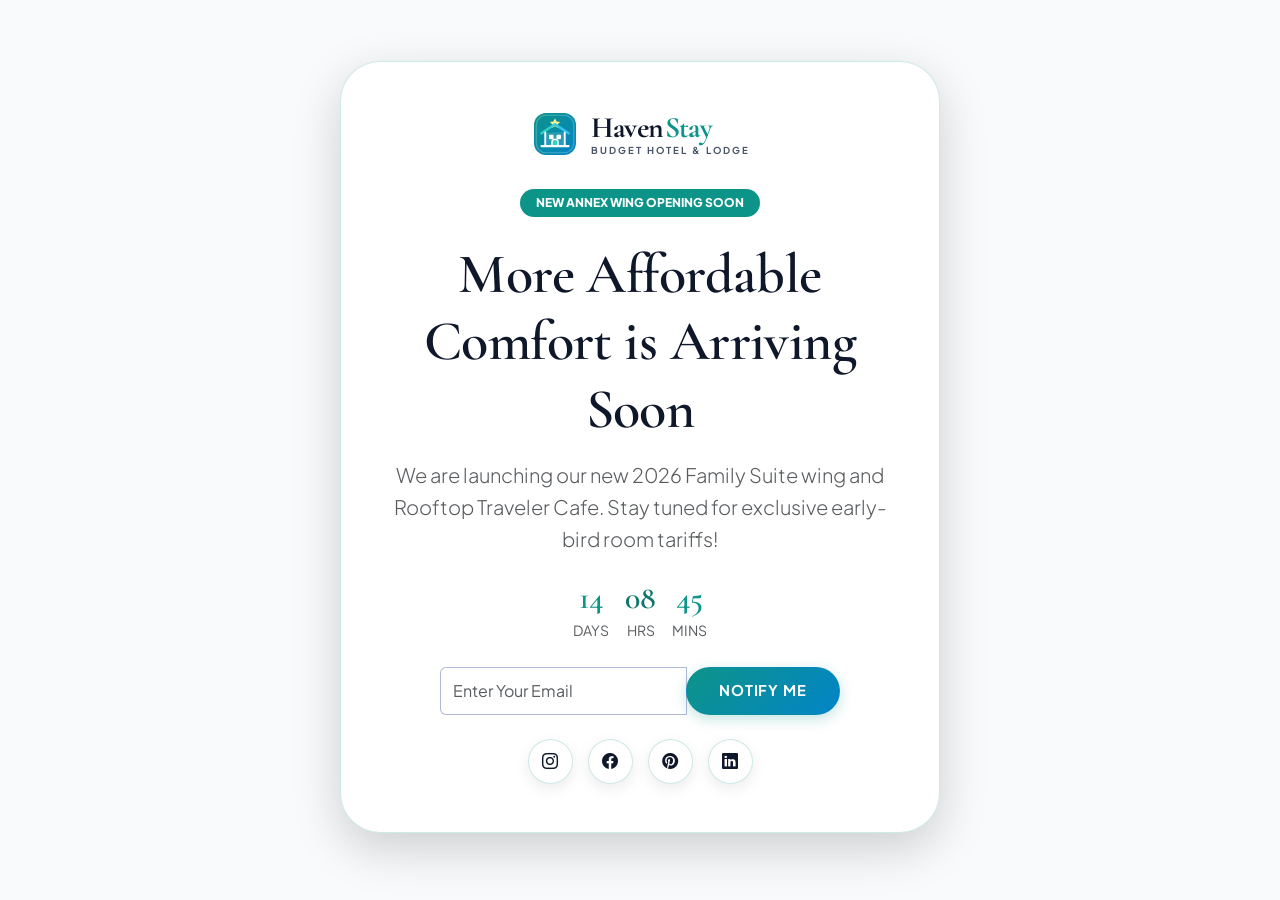
<file: coming-soon.html>
<!DOCTYPE html>
<html lang="en">
<head>
    <meta charset="UTF-8">
    <meta name="viewport" content="width=device-width, initial-scale=1.0">
    <title>Coming Soon | HavenStay Budget Hotel & Lodge</title>
    <link rel="icon" href="assets/images/favicon.svg" type="image/svg+xml">
    <link href="https://cdn.jsdelivr.net/npm/bootstrap@5.3.0/dist/css/bootstrap.min.css" rel="stylesheet">
    <link rel="stylesheet" href="https://cdn.jsdelivr.net/npm/bootstrap-icons@1.11.0/font/bootstrap-icons.css">
    <link rel="stylesheet" href="assets/css/style.css">
    <link rel="stylesheet" href="assets/css/dark-mode.css">
    <link rel="stylesheet" href="assets/css/rtl.css">
</head>
<body data-theme="dark" style="background: var(--primary-bg); min-height: 100vh; display: flex; align-items: center; justify-content: center;">
    <div class="container text-center">
        <div class="service-card p-5 d-inline-block shadow-lg" style="border: 1px solid var(--border-color); max-width: 600px;">
            <div class="mb-4">
                <a class="navbar-brand d-inline-flex justify-content-center" href="index.html">
                    <span class="brand-icon-wrapper" style="width: 48px; height: 48px;">
                        <img src="assets/images/favicon.svg" alt="HavenStay" width="48" height="48">
                    </span>
                    <span class="brand-text-block text-start">
                        <span class="brand-title" style="font-size: 1.85rem;">Haven<span class="brand-accent">Stay</span></span>
                        <span class="brand-tagline">Budget Hotel & Lodge</span>
                    </span>
                </a>
            </div>
            <span class="badge bg-warning text-dark px-3 py-2 rounded-pill mb-4">NEW ANNEX WING OPENING SOON</span>
            <h1 class="display-4 fw-bold mb-3" style="font-family: var(--font-heading);">More Affordable Comfort is Arriving Soon</h1>
            <p class="lead text-muted mb-4">We are launching our new 2026 Family Suite wing and Rooftop Traveler Cafe. Stay tuned for exclusive early-bird room tariffs!</p>
            <div class="row g-3 justify-content-center mb-4">
                <div class="col-auto text-center"><div class="h2 fw-bold mb-0" style="color: var(--sunflower-yellow);">14</div><small class="text-muted">DAYS</small></div>
                <div class="col-auto text-center"><div class="h2 fw-bold mb-0" style="color: var(--sky-orange);">08</div><small class="text-muted">HRS</small></div>
                <div class="col-auto text-center"><div class="h2 fw-bold mb-0" style="color: var(--sunflower-yellow);">45</div><small class="text-muted">MINS</small></div>
            </div>
            <div class="input-group mb-3 mx-auto" style="max-width: 400px;">
                <input type="email" class="form-control rounded-pill-start border-warning" placeholder="Enter Your Email">
                <button class="btn btn-project btn-primary-fest rounded-pill-end">Notify Me</button>
            </div>
            <div class="social-icons justify-content-center mt-4">
                <a href="#" class="social-icon" aria-label="Instagram"><i class="bi bi-instagram"></i></a>
                <a href="#" class="social-icon" aria-label="Facebook"><i class="bi bi-facebook"></i></a>
                <a href="#" class="social-icon" aria-label="Pinterest"><i class="bi bi-pinterest"></i></a>
                <a href="#" class="social-icon" aria-label="LinkedIn"><i class="bi bi-linkedin"></i></a>
            </div>
        </div>
    </div>
    <script src="https://cdn.jsdelivr.net/npm/bootstrap@5.3.0/dist/js/bootstrap.bundle.min.js"></script>
    <script src="assets/js/main.js"></script>
</body>
</html>
</file>
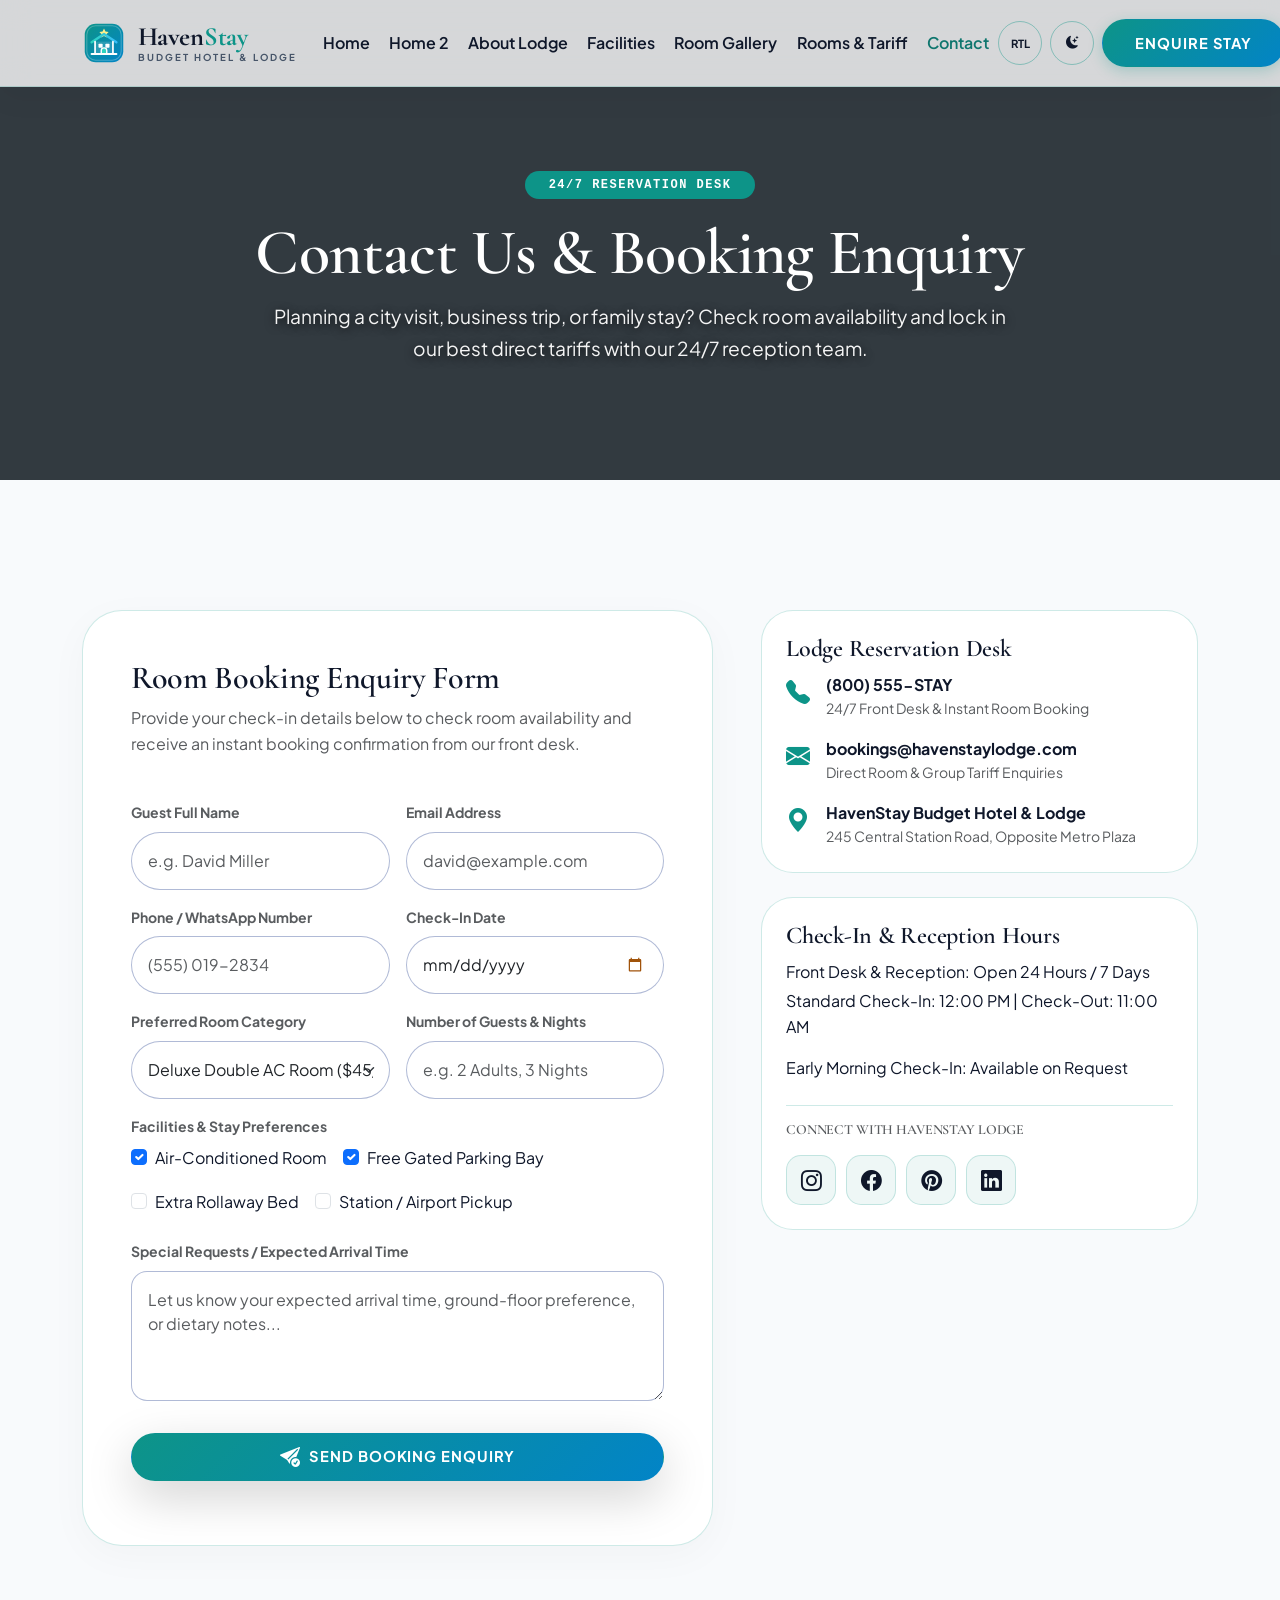
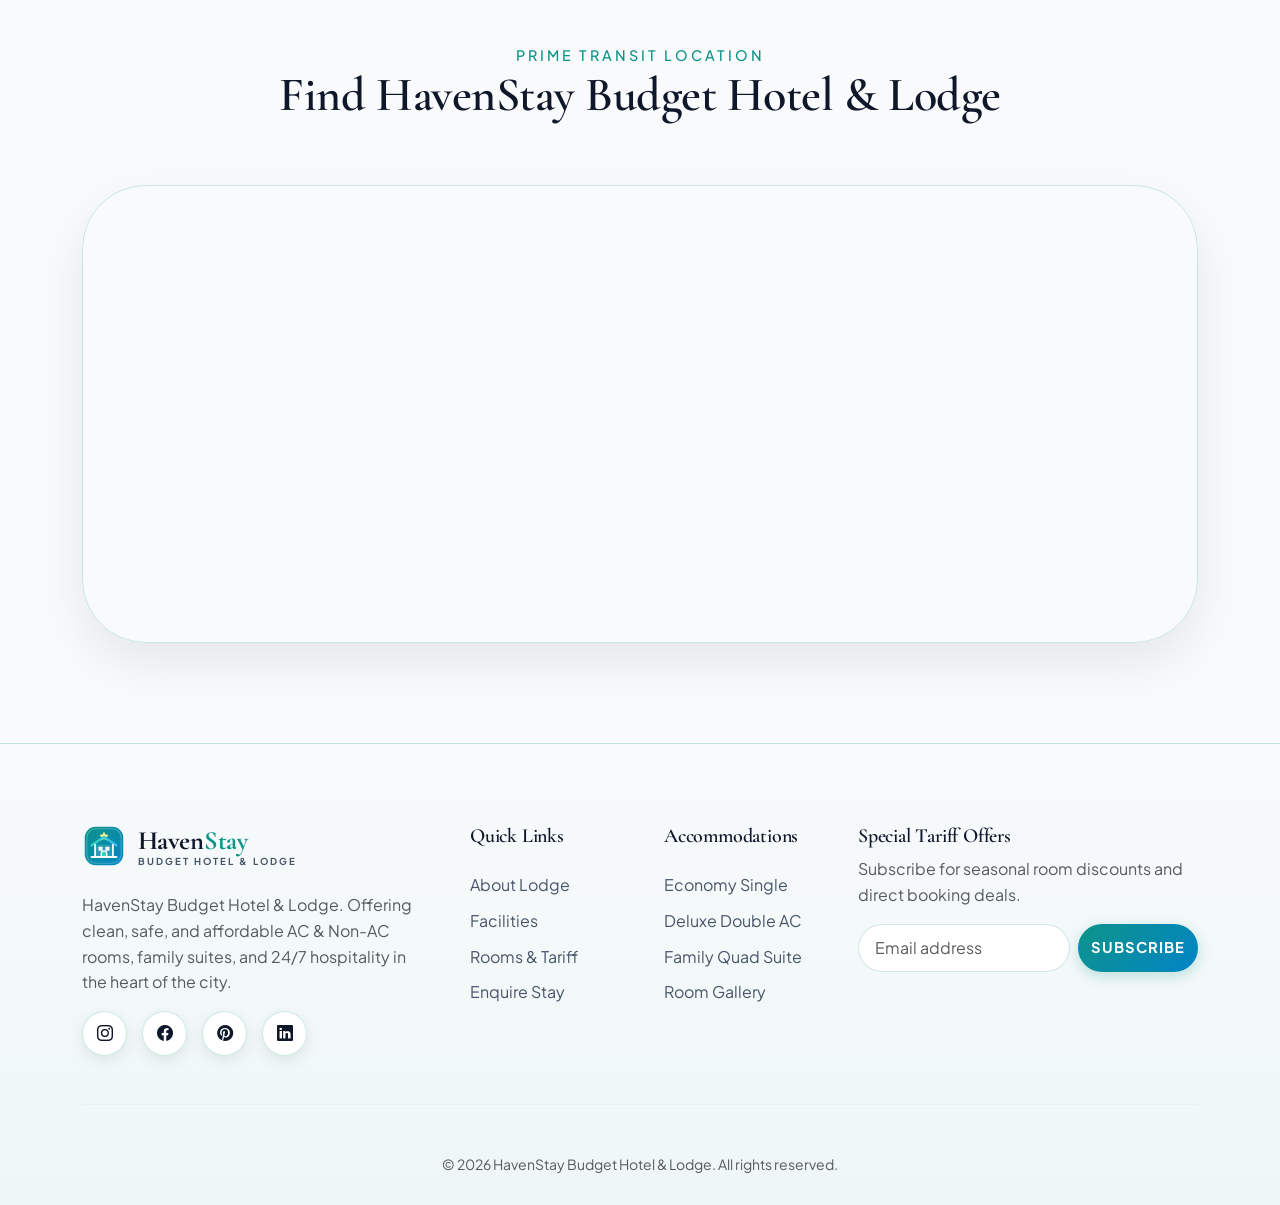
<file: contact.html>
<!DOCTYPE html>
<html lang="en">
<head>
    <meta charset="UTF-8">
    <meta name="viewport" content="width=device-width, initial-scale=1.0">
    <title>Contact & Booking Enquiry | HavenStay Budget Hotel & Lodge</title>
    <link rel="icon" href="assets/images/favicon.svg" type="image/svg+xml">
    <meta name="description" content="Contact HavenStay Budget Hotel & Lodge. Submit a room booking enquiry, check nightly tariffs, or reach our 24/7 front desk reception.">
    <link href="https://cdn.jsdelivr.net/npm/bootstrap@5.3.0/dist/css/bootstrap.min.css" rel="stylesheet">
    <link rel="stylesheet" href="https://cdn.jsdelivr.net/npm/bootstrap-icons@1.11.0/font/bootstrap-icons.css">
    <link rel="stylesheet" href="assets/css/style.css">
    <link rel="stylesheet" href="assets/css/dark-mode.css">
    <link rel="stylesheet" href="assets/css/rtl.css">
    <style>
        .contact-social-link {
            width: 50px;
            height: 50px;
            background: var(--secondary-bg);
            border-radius: 15px;
            display: inline-flex;
            align-items: center;
            justify-content: center;
            color: var(--text-main);
            font-size: 1.3rem;
            transition: all 0.4s cubic-bezier(0.175, 0.885, 0.32, 1.275);
            border: 1px solid var(--border-color);
            margin-right: 10px;
        }
        .contact-social-link:hover {
            background: var(--sunflower-yellow);
            transform: translateY(-10px) rotate(10deg);
            color: #ffffff;
            box-shadow: 0 15px 30px var(--shadow-glow);
        }
        .map-wrapper {
            border-radius: 4rem;
            overflow: hidden;
            border: 1px solid var(--border-color);
            box-shadow: 0 20px 50px rgba(0,0,0,0.08);
        }
        .concierge-card {
            background: var(--card-bg);
            padding: 3rem;
            border-radius: 3rem;
            border: 1px solid var(--border-color);
            height: 100%;
            transition: all 0.4s ease;
        }
        .concierge-card:hover {
            transform: translateY(-10px);
            box-shadow: 0 25px 60px var(--shadow-glow);
            border-color: var(--sunflower-yellow);
        }
        .icon-circle {
            width: 70px;
            height: 70px;
            background: rgba(13, 148, 136, 0.1);
            border-radius: 50%;
            display: flex;
            align-items: center;
            justify-content: center;
            font-size: 2rem;
            margin-bottom: 2rem;
            box-shadow: 0 10px 20px rgba(0,0,0,0.05);
        }
    </style>
</head>
<body data-theme="light">
    <!-- Navbar -->
    <nav class="navbar navbar-expand-xl navbar-custom">
        <div class="container">
            <a class="navbar-brand" href="index.html">
                <span class="brand-icon-wrapper">
                    <img src="assets/images/favicon.svg" alt="HavenStay Budget Hotel & Lodge" width="40" height="40">
                </span>
                <span class="brand-text-block">
                    <span class="brand-title">Haven<span class="brand-accent">Stay</span></span>
                    <span class="brand-tagline">Budget Hotel & Lodge</span>
                </span>
            </a>
            <button class="navbar-toggler" type="button" data-bs-toggle="collapse" data-bs-target="#navbarNav">
                <span class="navbar-toggler-icon"></span>
            </button>
            <div class="collapse navbar-collapse" id="navbarNav">
                <ul class="navbar-nav mx-auto">
                    <li class="nav-item"><a class="nav-link" href="index.html">Home</a></li>
                    <li class="nav-item"><a class="nav-link" href="home-2.html">Home 2</a></li>
                    <li class="nav-item"><a class="nav-link" href="about.html">About Lodge</a></li>
                    <li class="nav-item"><a class="nav-link" href="services.html">Facilities</a></li>
                    <li class="nav-item"><a class="nav-link" href="gallery.html">Room Gallery</a></li>
                    <li class="nav-item"><a class="nav-link" href="pricing.html">Rooms & Tariff</a></li>
                    <li class="nav-item"><a class="nav-link active" href="contact.html">Contact</a></li>
                </ul>
                <div class="d-flex align-items-center gap-2 mt-3 mt-xl-0">
                    <button id="rtl-toggle" class="btn btn-outline-fest nav-icon-btn btn-sm fw-bold" style="font-size: 0.7rem; padding: 0.25rem 0.5rem;">RTL</button>
                    <button id="theme-toggle" class="btn btn-outline-fest nav-icon-btn btn-sm" style="padding: 0.25rem 0.5rem;"><i class="bi bi-moon-stars-fill" style="font-size: 0.8rem;"></i></button>
                    <button class="btn btn-project btn-primary-fest btn-sm" onclick="location.href='quote.html'">Enquire Stay</button>
                </div>
            </div>
        </div>
    </nav>

    <!-- Header -->
    <header class="section-padding text-center position-relative" style="background: url('https://c.ndtvimg.com/2025-01/g0enlubo_hotel-booking-stock-photo_625x300_28_January_25.jpg?im=FeatureCrop,algorithm=dnn,width=1200,height=738') center/cover no-repeat;">
        <div class="position-absolute top-0 start-0 w-100 h-100" style="background: rgba(7, 17, 24, 0.82);"></div>
        <div class="container position-relative z-1">
            <span class="badge bg-warning text-dark mb-3 px-4 py-2 rounded-pill font-monospace fw-bold text-uppercase" style="letter-spacing: 1.5px;">24/7 Reservation Desk</span>
            <h1 class="display-3 fw-bold text-white" style="font-family: var(--font-heading);">Contact Us & Booking Enquiry</h1>
            <p class="lead text-white mx-auto" style="max-width: 750px; color: rgba(255, 255, 255, 0.95) !important; text-shadow: 0 2px 10px rgba(0, 0, 0, 0.8);">Planning a city visit, business trip, or family stay? Check room availability and lock in our best direct tariffs with our 24/7 reception team.</p>
        </div>
    </header>

    <section class="section-padding">
        <div class="container">
            <div class="row g-5">
                <div class="col-lg-7 text-center text-lg-start">
                    <div class="service-card p-4 p-lg-5">
                        <h2 class="mb-2" style="font-family: var(--font-heading);">Room Booking Enquiry Form</h2>
                        <p class="text-muted mb-4">Provide your check-in details below to check room availability and receive an instant booking confirmation from our front desk.</p>
                        <form onsubmit="event.preventDefault(); alert('Thank you! Your room booking enquiry has been received. Our 24/7 reservation desk will contact you shortly to confirm your stay.');">
                            <div class="row g-3">
                                <div class="col-md-6">
                                    <label class="form-label text-start d-block fw-bold small text-muted">Guest Full Name</label>
                                    <input type="text" class="form-control rounded-pill p-3 border-warning w-100" placeholder="e.g. David Miller" required>
                                </div>
                                <div class="col-md-6">
                                    <label class="form-label text-start d-block fw-bold small text-muted">Email Address</label>
                                    <input type="email" class="form-control rounded-pill p-3 border-warning w-100" placeholder="david@example.com" required>
                                </div>
                                <div class="col-md-6">
                                    <label class="form-label text-start d-block fw-bold small text-muted">Phone / WhatsApp Number</label>
                                    <input type="tel" class="form-control rounded-pill p-3 border-warning w-100" placeholder="(555) 019-2834" required>
                                </div>
                                <div class="col-md-6">
                                    <label class="form-label text-start d-block fw-bold small text-muted">Check-In Date</label>
                                    <input type="date" class="form-control rounded-pill p-3 border-warning w-100" required>
                                </div>
                                <div class="col-md-6">
                                    <label class="form-label text-start d-block fw-bold small text-muted">Preferred Room Category</label>
                                    <select class="form-select rounded-pill p-3 border-warning w-100">
                                        <option selected>Deluxe Double AC Room ($45/night)</option>
                                        <option>Economy Single / Non-AC Room ($29/night)</option>
                                        <option>Executive Twin AC Room ($49/night)</option>
                                        <option>Super Deluxe Family Suite ($65/night)</option>
                                        <option>Group / Multi-Room Booking</option>
                                    </select>
                                </div>
                                <div class="col-md-6">
                                    <label class="form-label text-start d-block fw-bold small text-muted">Number of Guests & Nights</label>
                                    <input type="text" class="form-control rounded-pill p-3 border-warning w-100" placeholder="e.g. 2 Adults, 3 Nights">
                                </div>
                                <div class="col-12">
                                    <label class="form-label text-start d-block fw-bold small text-muted">Facilities & Stay Preferences</label>
                                    <div class="d-flex flex-wrap gap-3 text-start mb-2">
                                        <div class="form-check">
                                            <input class="form-check-input" type="checkbox" id="srv1" checked>
                                            <label class="form-check-label" for="srv1">Air-Conditioned Room</label>
                                        </div>
                                        <div class="form-check">
                                            <input class="form-check-input" type="checkbox" id="srv2" checked>
                                            <label class="form-check-label" for="srv2">Free Gated Parking Bay</label>
                                        </div>
                                        <div class="form-check">
                                            <input class="form-check-input" type="checkbox" id="srv3">
                                            <label class="form-check-label" for="srv3">Extra Rollaway Bed</label>
                                        </div>
                                        <div class="form-check">
                                            <input class="form-check-input" type="checkbox" id="srv4">
                                            <label class="form-check-label" for="srv4">Station / Airport Pickup</label>
                                        </div>
                                    </div>
                                </div>
                                <div class="col-12">
                                    <label class="form-label text-start d-block fw-bold small text-muted">Special Requests / Expected Arrival Time</label>
                                    <textarea class="form-control rounded-4 p-3 border-warning w-100" rows="4" placeholder="Let us know your expected arrival time, ground-floor preference, or dietary notes..."></textarea>
                                </div>
                                <div class="col-12 mt-4 pt-2 mb-3">
                                    <button type="submit" class="btn btn-project btn-primary-fest w-100 fw-bold d-flex align-items-center justify-content-center gap-2 rounded-pill shadow-lg text-uppercase" style="letter-spacing: 0.8px;">
                                        <i class="bi bi-send-check-fill fs-5"></i> Send Booking Enquiry
                                    </button>
                                </div>
                            </div>
                        </form>
                    </div>
                </div>
                <div class="col-lg-5 text-center text-lg-start">
                    <div class="p-4 rounded-5 border mb-4" style="border-color: var(--border-color) !important; background: var(--card-bg);">
                        <h4 style="font-family: var(--font-heading);">Lodge Reservation Desk</h4>
                        <div class="d-flex flex-column flex-lg-row align-items-center align-items-lg-start gap-2 gap-lg-3 mb-3">
                            <i class="bi bi-telephone-fill fs-4" style="color: var(--sunflower-yellow);"></i>
                            <div>
                                <p class="mb-0 fw-bold">(800) 555-STAY</p>
                                <p class="small text-muted mb-0">24/7 Front Desk & Instant Room Booking</p>
                            </div>
                        </div>
                        <div class="d-flex flex-column flex-lg-row align-items-center align-items-lg-start gap-2 gap-lg-3 mb-3">
                            <i class="bi bi-envelope-fill fs-4" style="color: var(--sunflower-yellow);"></i>
                            <div>
                                <p class="mb-0 fw-bold">bookings@havenstaylodge.com</p>
                                <p class="small text-muted mb-0">Direct Room & Group Tariff Enquiries</p>
                            </div>
                        </div>
                        <div class="d-flex flex-column flex-lg-row align-items-center align-items-lg-start gap-2 gap-lg-3">
                            <i class="bi bi-geo-alt-fill fs-4" style="color: var(--sunflower-yellow);"></i>
                            <div>
                                <p class="mb-0 fw-bold">HavenStay Budget Hotel & Lodge</p>
                                <p class="small text-muted mb-0">245 Central Station Road, Opposite Metro Plaza</p>
                            </div>
                        </div>
                    </div>
                    <div class="p-4 rounded-5 border" style="border-color: var(--border-color) !important; background: var(--card-bg);">
                        <h4 style="font-family: var(--font-heading);">Check-In & Reception Hours</h4>
                        <p class="mb-1">Front Desk & Reception: Open 24 Hours / 7 Days</p>
                        <p class="mb-3">Standard Check-In: 12:00 PM | Check-Out: 11:00 AM</p>
                        <p class="mb-4">Early Morning Check-In: Available on Request</p>
                        
                        <div class="pt-3 border-top" style="border-color: var(--border-color) !important;">
                            <h6 class="mb-3 text-uppercase small fw-bold text-muted">Connect With HavenStay Lodge</h6>
                            <div class="d-flex justify-content-center justify-content-lg-start">
                                <a href="#" class="contact-social-link" aria-label="Instagram"><i class="bi bi-instagram"></i></a>
                                <a href="#" class="contact-social-link" aria-label="Facebook"><i class="bi bi-facebook"></i></a>
                                <a href="#" class="contact-social-link" aria-label="Pinterest"><i class="bi bi-pinterest"></i></a>
                                <a href="#" class="contact-social-link" aria-label="LinkedIn"><i class="bi bi-linkedin"></i></a>
                            </div>
                        </div>
                    </div>
                </div>
            </div>
            
            <!-- Google Map -->
            <div class="mt-5 pt-5">
                <div class="section-title text-center">
                    <span style="color: var(--sunflower-yellow);">Prime Transit Location</span>
                    <h2>Find HavenStay Budget Hotel & Lodge</h2>
                </div>
                <div class="map-wrapper mt-4">
                    <iframe 
                        src="https://www.google.com/maps/embed?pb=!1m18!1m12!1m3!1d103444.64010166205!2d-78.71801844007827!3d35.83311899933596!2m3!1f0!2f0!3f0!3m2!1i1024!2i768!4f13.1!3m3!1m2!1s0x89ac5a2f9f5110dc%3A0x7f37f37478d10f99!2sRaleigh%2C%20NC!5e0!3m2!1sen!2sus!4v1700000000000!5m2!1sen!2sus" 
                        width="100%" 
                        height="450" 
                        style="border:0;" 
                        allowfullscreen="" 
                        loading="lazy">
                    </iframe>
                </div>
            </div>
        </div>
    </section>

    <!-- Footer -->
    <footer>
        <div class="container">
            <div class="row g-5">
                <div class="col-lg-4">
                    <a class="footer-logo" href="index.html">
                        <span class="brand-icon-wrapper">
                            <img src="assets/images/favicon.svg" alt="HavenStay" width="38" height="38">
                        </span>
                        <span class="brand-text-block">
                            <span class="brand-title">Haven<span class="brand-accent">Stay</span></span>
                            <span class="brand-tagline">Budget Hotel & Lodge</span>
                        </span>
                    </a>
                    <p class="text-muted">HavenStay Budget Hotel & Lodge. Offering clean, safe, and affordable AC & Non-AC rooms, family suites, and 24/7 hospitality in the heart of the city.</p>
                    <div class="social-icons mt-3">
                        <a href="#" class="social-icon" aria-label="Instagram"><i class="bi bi-instagram"></i></a>
                        <a href="#" class="social-icon" aria-label="Facebook"><i class="bi bi-facebook"></i></a>
                        <a href="#" class="social-icon" aria-label="Pinterest"><i class="bi bi-pinterest"></i></a>
                        <a href="#" class="social-icon" aria-label="LinkedIn"><i class="bi bi-linkedin"></i></a>
                    </div>
                </div>
                <div class="col-lg-2 footer-links">
                    <h5>Quick Links</h5>
                    <ul>
                        <li><a href="about.html">About Lodge</a></li>
                        <li><a href="services.html">Facilities</a></li>
                        <li><a href="pricing.html">Rooms & Tariff</a></li>
                        <li><a href="quote.html">Enquire Stay</a></li>
                    </ul>
                </div>
                <div class="col-lg-2 footer-links">
                    <h5>Accommodations</h5>
                    <ul>
                        <li><a href="pricing.html">Economy Single</a></li>
                        <li><a href="pricing.html">Deluxe Double AC</a></li>
                        <li><a href="pricing.html">Family Quad Suite</a></li>
                        <li><a href="gallery.html">Room Gallery</a></li>
                    </ul>
                </div>
                <div class="col-lg-4">
                    <h5>Special Tariff Offers</h5>
                    <p class="text-muted">Subscribe for seasonal room discounts and direct booking deals.</p>
                    <div class="d-flex flex-column flex-sm-row gap-2 mb-3">
                        <input type="email" class="form-control rounded-pill px-3 py-2 border-warning" placeholder="Email address" style="background: var(--card-bg); color: var(--text-main); border-color: var(--border-color) !important;">
                        <button class="btn btn-project btn-primary-fest rounded-pill px-4 py-2 text-nowrap" type="button">Subscribe</button>
                    </div>
                </div>
            </div>
            <hr class="my-5 border-warning opacity-25">
            <div class="text-center text-muted small">
                &copy; 2026 HavenStay Budget Hotel & Lodge. All rights reserved.
            </div>
        </div>
    </footer>
    <script src="https://cdn.jsdelivr.net/npm/bootstrap@5.3.0/dist/js/bootstrap.bundle.min.js"></script>
    <script src="assets/js/main.js"></script>
</body>
</html>
</file>
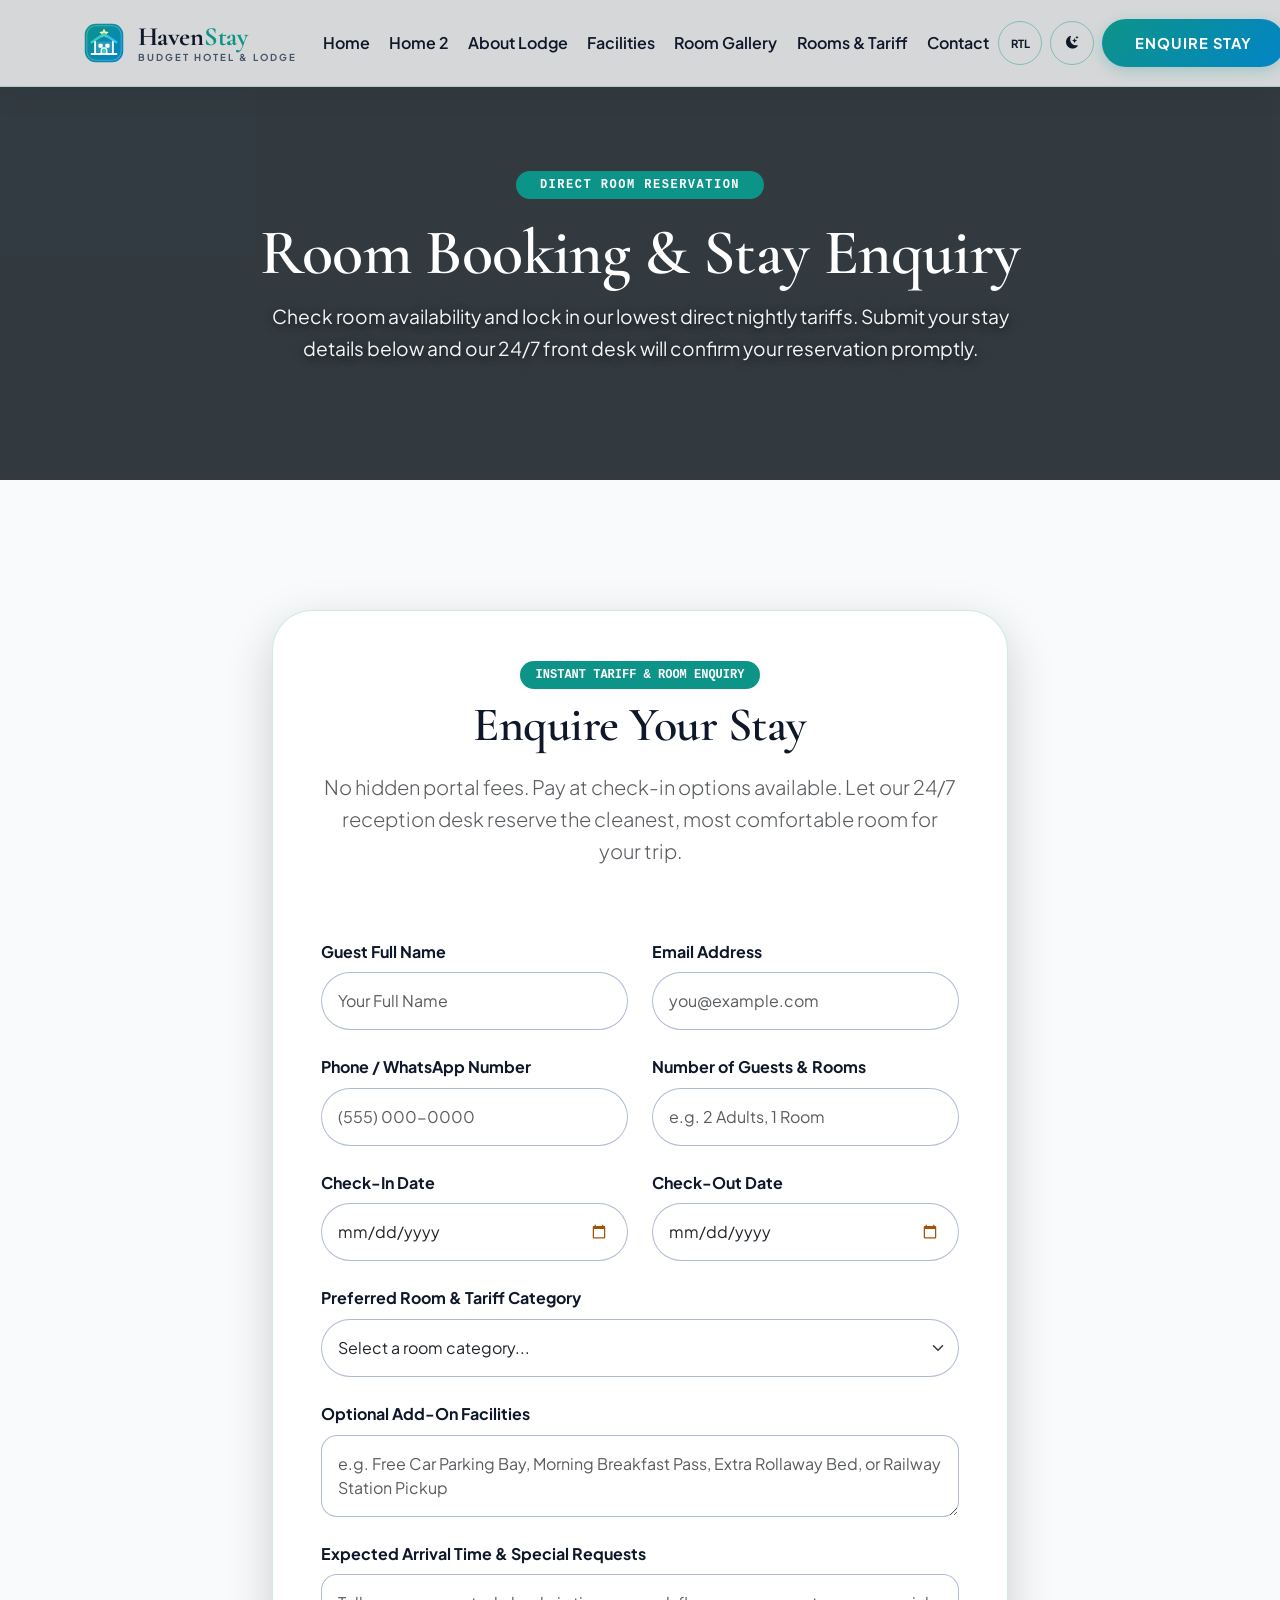
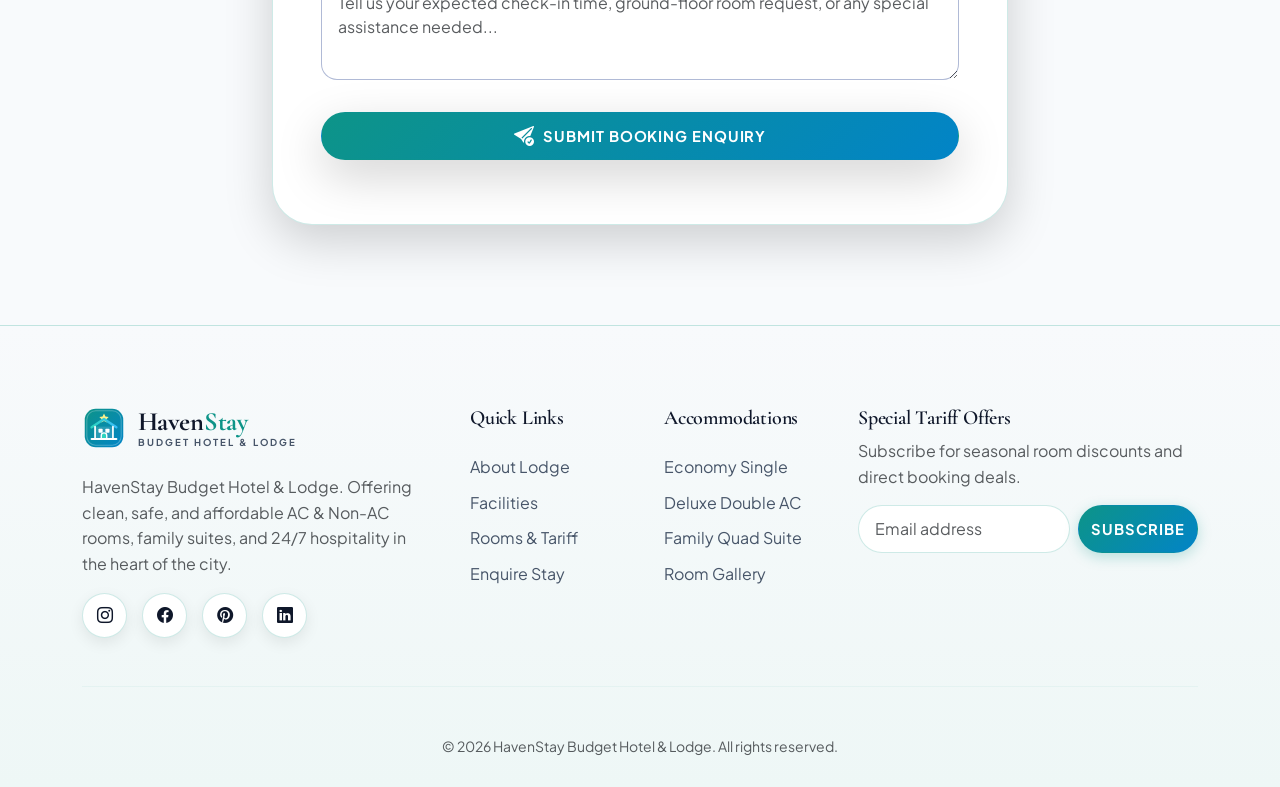
<file: quote.html>
<!DOCTYPE html>
<html lang="en">
<head>
    <meta charset="UTF-8">
    <meta name="viewport" content="width=device-width, initial-scale=1.0">
    <title>Room Booking Enquiry | HavenStay Budget Hotel & Lodge</title>
    <link rel="icon" href="assets/images/favicon.svg" type="image/svg+xml">
    <meta name="description" content="Enquire about room availability and nightly tariffs at HavenStay Budget Hotel & Lodge. Fast, direct booking enquiry with zero hidden fees.">
    <link href="https://cdn.jsdelivr.net/npm/bootstrap@5.3.0/dist/css/bootstrap.min.css" rel="stylesheet">
    <link rel="stylesheet" href="https://cdn.jsdelivr.net/npm/bootstrap-icons@1.11.0/font/bootstrap-icons.css">
    <link rel="stylesheet" href="assets/css/style.css">
    <link rel="stylesheet" href="assets/css/dark-mode.css">
    <link rel="stylesheet" href="assets/css/rtl.css">
</head>
<body data-theme="light">
    <!-- Navbar -->
    <nav class="navbar navbar-expand-xl navbar-custom">
        <div class="container">
            <a class="navbar-brand" href="index.html">
                <span class="brand-icon-wrapper">
                    <img src="assets/images/favicon.svg" alt="HavenStay Budget Hotel & Lodge" width="40" height="40">
                </span>
                <span class="brand-text-block">
                    <span class="brand-title">Haven<span class="brand-accent">Stay</span></span>
                    <span class="brand-tagline">Budget Hotel & Lodge</span>
                </span>
            </a>
            <button class="navbar-toggler" type="button" data-bs-toggle="collapse" data-bs-target="#navbarNav">
                <span class="navbar-toggler-icon"></span>
            </button>
            <div class="collapse navbar-collapse" id="navbarNav">
                <ul class="navbar-nav mx-auto">
                    <li class="nav-item"><a class="nav-link" href="index.html">Home</a></li>
                    <li class="nav-item"><a class="nav-link" href="home-2.html">Home 2</a></li>
                    <li class="nav-item"><a class="nav-link" href="about.html">About Lodge</a></li>
                    <li class="nav-item"><a class="nav-link" href="services.html">Facilities</a></li>
                    <li class="nav-item"><a class="nav-link" href="gallery.html">Room Gallery</a></li>
                    <li class="nav-item"><a class="nav-link" href="pricing.html">Rooms & Tariff</a></li>
                    <li class="nav-item"><a class="nav-link" href="contact.html">Contact</a></li>
                </ul>
                <div class="d-flex align-items-center gap-2 mt-3 mt-xl-0">
                    <button id="rtl-toggle" class="btn btn-outline-fest nav-icon-btn btn-sm fw-bold" style="font-size: 0.7rem; padding: 0.25rem 0.5rem;">RTL</button>
                    <button id="theme-toggle" class="btn btn-outline-fest nav-icon-btn btn-sm" style="padding: 0.25rem 0.5rem;"><i class="bi bi-moon-stars-fill" style="font-size: 0.8rem;"></i></button>
                    <button class="btn btn-project btn-primary-fest btn-sm" onclick="location.href='quote.html'">Enquire Stay</button>
                </div>
            </div>
        </div>
    </nav>

    <!-- Hero Section -->
    <header class="section-padding text-center position-relative" style="background: url('https://prayanamam.com/wp-content/uploads/2023/01/Arya-Vysya-Satram-Tirumala-Rooms-%E2%80%93-Pilgrim-Stay-Guide.png') center/cover no-repeat;">
        <div class="position-absolute top-0 start-0 w-100 h-100" style="background: rgba(7, 17, 24, 0.82);"></div>
        <div class="container position-relative z-1">
            <span class="badge bg-warning text-dark mb-3 px-4 py-2 rounded-pill font-monospace fw-bold text-uppercase" style="letter-spacing: 1.5px;">Direct Room Reservation</span>
            <h1 class="display-3 fw-bold text-white" style="font-family: var(--font-heading);">Room Booking & Stay Enquiry</h1>
            <p class="lead text-white mx-auto" style="max-width: 750px; color: rgba(255, 255, 255, 0.95) !important; text-shadow: 0 2px 10px rgba(0, 0, 0, 0.8);">Check room availability and lock in our lowest direct nightly tariffs. Submit your stay details below and our 24/7 front desk will confirm your reservation promptly.</p>
        </div>
    </header>

    <!-- Enquire Form Section -->
    <section class="section-padding" style="min-height: 70vh; display: flex; align-items: center;">
        <div class="container">
            <div class="row justify-content-center">
                <div class="col-lg-8">
                    <div class="service-card p-4 p-md-5 shadow-lg border-0" style="background: var(--card-bg); border: 1px solid var(--border-color) !important;">
                        <div class="text-center mb-5">
                            <span class="badge bg-warning text-dark mb-2 px-3 py-2 rounded-pill font-monospace fw-bold">INSTANT TARIFF & ROOM ENQUIRY</span>
                            <h2 class="fw-bold display-5 mb-3" style="font-family: var(--font-heading);">Enquire Your Stay</h2>
                            <p class="text-muted lead">No hidden portal fees. Pay at check-in options available. Let our 24/7 reception desk reserve the cleanest, most comfortable room for your trip.</p>
                        </div>
                        <form id="quote-form" onsubmit="event.preventDefault(); alert('Thank you! Your room booking enquiry has been received. Our 24/7 front desk team will contact you shortly with confirmation and tariff details.');">
                            <div class="row g-4">
                                <div class="col-md-6">
                                    <label class="form-label fw-bold">Guest Full Name</label>
                                    <input type="text" class="form-control rounded-pill border-warning p-3" placeholder="Your Full Name" required>
                                </div>
                                <div class="col-md-6">
                                    <label class="form-label fw-bold">Email Address</label>
                                    <input type="email" class="form-control rounded-pill border-warning p-3" placeholder="you@example.com" required>
                                </div>
                                <div class="col-md-6">
                                    <label class="form-label fw-bold">Phone / WhatsApp Number</label>
                                    <input type="tel" class="form-control rounded-pill border-warning p-3" placeholder="(555) 000-0000" required>
                                </div>
                                <div class="col-md-6">
                                    <label class="form-label fw-bold">Number of Guests & Rooms</label>
                                    <input type="text" class="form-control rounded-pill border-warning p-3" placeholder="e.g. 2 Adults, 1 Room" required>
                                </div>
                                <div class="col-md-6">
                                    <label class="form-label fw-bold">Check-In Date</label>
                                    <input type="date" name="checkin" id="checkInDate" class="form-control rounded-pill border-warning p-3" required>
                                </div>
                                <div class="col-md-6">
                                    <label class="form-label fw-bold">Check-Out Date</label>
                                    <input type="date" name="checkout" id="checkOutDate" class="form-control rounded-pill border-warning p-3" required>
                                </div>
                                <div class="col-12">
                                    <label class="form-label fw-bold">Preferred Room & Tariff Category</label>
                                    <select name="room_type" id="roomCategorySelect" class="form-select rounded-pill border-warning p-3" required>
                                        <option selected disabled value="">Select a room category...</option>
                                        <option value="economy">Economy Single / Non-AC Room — $29 / Night</option>
                                        <option value="deluxe">Deluxe Double AC Room — $45 / Night (Most Popular)</option>
                                        <option value="twin">Executive Twin AC Room — $49 / Night</option>
                                        <option value="family">Super Deluxe Family Suite (4 Guests) — $65 / Night</option>
                                        <option value="group">Group / Corporate Multi-Room Booking</option>
                                    </select>
                                </div>
                                <div class="col-12">
                                    <label class="form-label fw-bold">Optional Add-On Facilities</label>
                                    <textarea class="form-control rounded-4 border-warning p-3" rows="2" placeholder="e.g. Free Car Parking Bay, Morning Breakfast Pass, Extra Rollaway Bed, or Railway Station Pickup"></textarea>
                                </div>
                                <div class="col-12">
                                    <label class="form-label fw-bold">Expected Arrival Time & Special Requests</label>
                                    <textarea class="form-control rounded-4 border-warning p-3" rows="3" placeholder="Tell us your expected check-in time, ground-floor room request, or any special assistance needed..."></textarea>
                                </div>
                                
                                <div class="col-12 mt-4 pt-2 mb-3">
                                    <button type="submit" class="btn btn-project btn-primary-fest w-100 fw-bold d-flex align-items-center justify-content-center gap-2 rounded-pill shadow-lg text-uppercase" style="letter-spacing: 0.8px;">
                                        <i class="bi bi-send-check-fill fs-5 flex-shrink-0"></i> <span>Submit Booking Enquiry</span>
                                    </button>
                                </div>
                            </div>
                        </form>
                    </div>
                </div>
            </div>
        </div>
    </section>

    <!-- Footer -->
    <footer>
        <div class="container">
            <div class="row g-5">
                <div class="col-lg-4">
                    <a class="footer-logo" href="index.html">
                        <span class="brand-icon-wrapper">
                            <img src="assets/images/favicon.svg" alt="HavenStay" width="38" height="38">
                        </span>
                        <span class="brand-text-block">
                            <span class="brand-title">Haven<span class="brand-accent">Stay</span></span>
                            <span class="brand-tagline">Budget Hotel & Lodge</span>
                        </span>
                    </a>
                    <p class="text-muted">HavenStay Budget Hotel & Lodge. Offering clean, safe, and affordable AC & Non-AC rooms, family suites, and 24/7 hospitality in the heart of the city.</p>
                    <div class="social-icons mt-3">
                        <a href="#" class="social-icon" aria-label="Instagram"><i class="bi bi-instagram"></i></a>
                        <a href="#" class="social-icon" aria-label="Facebook"><i class="bi bi-facebook"></i></a>
                        <a href="#" class="social-icon" aria-label="Pinterest"><i class="bi bi-pinterest"></i></a>
                        <a href="#" class="social-icon" aria-label="LinkedIn"><i class="bi bi-linkedin"></i></a>
                    </div>
                </div>
                <div class="col-lg-2 footer-links">
                    <h5>Quick Links</h5>
                    <ul>
                        <li><a href="about.html">About Lodge</a></li>
                        <li><a href="services.html">Facilities</a></li>
                        <li><a href="pricing.html">Rooms & Tariff</a></li>
                        <li><a href="quote.html">Enquire Stay</a></li>
                    </ul>
                </div>
                <div class="col-lg-2 footer-links">
                    <h5>Accommodations</h5>
                    <ul>
                        <li><a href="pricing.html">Economy Single</a></li>
                        <li><a href="pricing.html">Deluxe Double AC</a></li>
                        <li><a href="pricing.html">Family Quad Suite</a></li>
                        <li><a href="gallery.html">Room Gallery</a></li>
                    </ul>
                </div>
                <div class="col-lg-4">
                    <h5>Special Tariff Offers</h5>
                    <p class="text-muted">Subscribe for seasonal room discounts and direct booking deals.</p>
                    <div class="d-flex flex-column flex-sm-row gap-2 mb-3">
                        <input type="email" class="form-control rounded-pill px-3 py-2 border-warning" placeholder="Email address" style="background: var(--card-bg); color: var(--text-main); border-color: var(--border-color) !important;">
                        <button class="btn btn-project btn-primary-fest rounded-pill px-4 py-2 text-nowrap" type="button">Subscribe</button>
                    </div>
                </div>
            </div>
            <hr class="my-5 border-warning opacity-25">
            <div class="text-center text-muted small">
                &copy; 2026 HavenStay Budget Hotel & Lodge. All rights reserved.
            </div>
        </div>
    </footer>

    <script src="https://cdn.jsdelivr.net/npm/bootstrap@5.3.0/dist/js/bootstrap.bundle.min.js"></script>
    <script src="assets/js/main.js"></script>
</body>
</html>
</file>
<file: assets/css/style.css>
@import url('https://fonts.googleapis.com/css2?family=Cormorant+Garamond:ital,wght@0,400;0,500;0,600;0,700;1,400;1,600&family=Plus+Jakarta+Sans:wght@300;400;500;600;700;800&display=swap');

:root {
    --primary-bg: #f8fafc;
    --secondary-bg: #eef7f6;
    --card-bg: #ffffff;
    --sunflower-yellow: #0d9488;
    --sky-orange: #0f766e;
    --turquoise-splash: #0284c7;
    --fresh-grass: #059669;
    --playful-red: #0369a1;
    --text-main: #0f172a;
    --text-muted: #475569;
    --border-color: rgba(13, 148, 136, 0.2);
    --shadow-glow: rgba(13, 148, 136, 0.22);
    --tariff-accent: #0f766e;
    --font-heading: 'Cormorant Garamond', Georgia, serif;
    --font-main: 'Plus Jakarta Sans', sans-serif;
    --transition: all 0.4s cubic-bezier(0.175, 0.885, 0.32, 1.275);
}

/* Base Styles */
html {
    overflow-x: clip;
}

body {
    font-family: var(--font-main);
    background-color: var(--primary-bg);
    color: var(--text-main);
    overflow-x: hidden;
    line-height: 1.6;
}

h1, h2, h3, h4, h5, h6,
.h1, .h2, .h3, .h4, .h5, .h6,
.display-1, .display-2, .display-3, .display-4, .display-5, .display-6,
h1.fw-bold, h2.fw-bold, h3.fw-bold, h4.fw-bold, h5.fw-bold, h6.fw-bold,
.h1.fw-bold, .h2.fw-bold, .h3.fw-bold, .h4.fw-bold, .h5.fw-bold, .h6.fw-bold,
.display-1.fw-bold, .display-2.fw-bold, .display-3.fw-bold, .display-4.fw-bold, .display-5.fw-bold, .display-6.fw-bold {
    font-family: var(--font-heading);
    font-weight: 600 !important;
    letter-spacing: -0.01em;
}

a {
    text-decoration: none;
    transition: var(--transition);
}

/* Navbar Style */
.navbar-custom {
    background: rgba(255, 255, 255, 0.8);
    backdrop-filter: blur(15px);
    -webkit-backdrop-filter: blur(15px);
    border-bottom: 1px solid var(--border-color);
    padding: 1rem 0;
    transition: var(--transition);
    box-shadow: 0 10px 30px rgba(0,0,0,0.05);
    position: fixed;
    top: 0;
    left: 0;
    right: 0;
    z-index: 1030;
    width: 100%;
}

.navbar-custom.navbar-scrolled {
    box-shadow: 0 10px 30px rgba(0,0,0,0.1);
}



/* Consistent Hero Section across Non-Home Subpages */
header.section-padding:first-of-type {
    min-height: 480px !important;
    padding-top: 100px !important;
    padding-bottom: 30px !important;
    display: flex !important;
    align-items: center !important;
    justify-content: center !important;
}

header.section-padding:first-of-type .container {
    width: 100%;
}

/* Fix for content hidden behind fixed navbar when first element is a section (e.g. quote.html) */
section.section-padding:first-of-type {
    padding-top: 130px !important;
}

.nav-link {
    color: var(--text-main);
    font-weight: 600;
    padding: 0.5rem 0.6rem !important;
    margin: 0;
    border-radius: 1rem;
}

.nav-link:hover, .nav-link.active {
    background: transparent;
    color: var(--sky-orange) !important;
}

/* Dropdown overrides */
.dropdown-item.active, .dropdown-item:active {
    background-color: var(--sky-orange);
    color: #ffffff !important;
}

.dropdown-item:hover, .dropdown-item:focus {
    background-color: rgba(13, 148, 136, 0.1);
    color: var(--sky-orange);
}

.navbar-brand,
.navbar-brand:hover,
.navbar-brand:focus {
    font-weight: 700;
    text-decoration: none;
    display: flex;
    align-items: center;
    gap: 12px;
}

.brand-icon-wrapper {
    display: inline-flex;
    align-items: center;
    justify-content: center;
    transition: transform 0.3s ease, opacity 0.3s ease;
}

.brand-icon-wrapper img {
    display: block;
    width: 44px;
    height: 44px;
    object-fit: contain;
}

.navbar-brand:hover .brand-icon-wrapper,
.footer-logo:hover .brand-icon-wrapper {
    transform: scale(1.04);
    opacity: 0.95;
}

.brand-text-block {
    display: flex;
    flex-direction: column;
    line-height: 1.1;
}

.brand-title {
    font-family: var(--font-heading);
    font-size: 1.65rem;
    font-weight: 700;
    letter-spacing: -0.02em;
    color: var(--text-main);
    display: flex;
    align-items: baseline;
    transition: color 0.3s ease;
}

.brand-title .brand-accent {
    color: var(--sunflower-yellow);
    margin-left: 1px;
}

.brand-tagline {
    font-family: var(--font-main);
    font-size: 0.6rem;
    font-weight: 700;
    text-transform: uppercase;
    letter-spacing: 2px;
    color: var(--text-muted);
}

/* =========================================================
   Unified Professional CTA System
   Every CTA button across the entire website shares the EXACT
   same dimensions, padding, corner radius, and typography
   ========================================================= */
.btn-project,
.btn-primary-fest,
.btn-primary,
.btn-outline-fest:not(.nav-icon-btn),
.btn-outline-light.btn-project,
.navbar .btn-project:not(.d-none),
.navbar .btn-project.btn-sm:not(.d-none),
.btn.px-5.py-3,
.btn.py-3 {
    display: inline-flex !important;
    align-items: center !important;
    justify-content: center !important;
    gap: 0.55rem !important;
    height: 48px !important;
    min-height: 48px !important;
    padding: 0 2rem !important;
    border-radius: 50px !important;
    font-size: 0.92rem !important;
    font-weight: 700 !important;
    line-height: 1 !important;
    text-transform: uppercase !important;
    letter-spacing: 0.9px !important;
    transition: all 0.35s cubic-bezier(0.175, 0.885, 0.32, 1.275) !important;
    text-align: center !important;
    vertical-align: middle !important;
    white-space: nowrap !important;
}

/* Full-width CTAs (forms, pricing cards, footers) keep identical 48px height & pill geometry */
.btn-project.w-100,
.btn-primary-fest.w-100,
.btn-outline-fest.w-100,
.btn.w-100 {
    height: 48px !important;
    min-height: 48px !important;
    padding: 0 1.5rem !important;
    font-size: 0.92rem !important;
    font-weight: 700 !important;
    border-radius: 50px !important;
}

/* Secondary outline CTA styling on hero / dark surfaces */
.btn-outline-light.btn-project {
    background: transparent !important;
    border: 1px solid rgba(255, 255, 255, 0.7) !important;
    color: #ffffff !important;
}

.btn-outline-light.btn-project:hover {
    background: #ffffff !important;
    color: #1c1917 !important;
    border-color: #ffffff !important;
    transform: translateY(-2px);
    box-shadow: 0 10px 25px rgba(255, 255, 255, 0.25);
}

/* Clean & Elegant Primary Button Styling with Luxury Inverse Fill */
.btn-primary-fest,
.btn-primary {
    background: linear-gradient(135deg, #0d9488 0%, #0284c7 100%);
    color: #ffffff !important;
    border: 1px solid transparent !important;
    box-shadow: 0 4px 14px rgba(13, 148, 136, 0.25);
    position: relative;
    overflow: hidden !important;
    z-index: 1;
    transition: color 0.35s ease, border-color 0.35s ease, transform 0.35s ease, box-shadow 0.35s ease;
}

/* Luxury Inverse Fill Layer: Smooth White/Cream slide-fill */
.btn-primary-fest::before,
.btn-primary::before {
    content: '';
    position: absolute;
    top: 0;
    left: 0;
    width: 100%;
    height: 100%;
    background: #ffffff;
    border-radius: inherit;
    z-index: -1;
    transform: scaleX(0);
    transform-origin: left center;
    transition: transform 0.38s cubic-bezier(0.25, 1, 0.5, 1);
}

/* Hover: White Fill glides in, Text & Icons invert to rich Teal */
.btn-primary-fest:hover,
.btn-primary:hover {
    color: #0f766e !important;
    border-color: #0d9488 !important;
    transform: translateY(-2px);
    box-shadow: 0 10px 25px rgba(0, 0, 0, 0.2), 0 2px 8px rgba(13, 148, 136, 0.25);
}

.btn-primary-fest:hover::before,
.btn-primary:hover::before {
    transform: scaleX(1);
}

.btn-primary-fest:active,
.btn-primary:active,
.btn-project:active {
    transform: translateY(0);
    box-shadow: 0 4px 10px rgba(0, 0, 0, 0.2);
}

/* Dynamic Icon Motion on Hover */
.btn-primary-fest i,
.btn-primary i,
.btn-project i {
    display: inline-block;
    transition: transform 0.3s ease, color 0.3s ease;
    position: relative;
    z-index: 2;
}

.btn-primary-fest:hover i,
.btn-primary:hover i,
.btn-project:hover i {
    transform: translateX(4px);
    color: #0f766e !important;
}

.btn-secondary-fest {
    background: linear-gradient(135deg, var(--turquoise-splash), var(--fresh-grass));
    color: white;
}

.btn-outline-fest,
.nav-icon-btn {
    background: transparent;
    border: 1px solid var(--sunflower-yellow);
    border-radius: 50px;
    color: var(--text-main);
    transition: all 0.35s cubic-bezier(0.175, 0.885, 0.32, 1.275);
}

.btn-outline-fest:hover,
#rtl-toggle:hover,
#theme-toggle:hover,
.nav-icon-btn:hover {
    background: linear-gradient(135deg, #0d9488 0%, #0284c7 100%) !important;
    color: #ffffff !important;
    border-color: transparent !important;
    box-shadow: 0 8px 22px rgba(13, 148, 136, 0.4);
    transform: translateY(-2px);
}

.nav-icon-btn {
    width: 44px;
    height: 44px;
    display: flex;
    align-items: center;
    justify-content: center;
    padding: 0 !important;
    border-radius: 50%;
}

/* Card Styles */
.service-card {
    background: var(--card-bg);
    border-radius: 2.5rem;
    border: 1px solid var(--border-color);
    padding: 1.5rem;
    transition: var(--transition);
    height: 100%;
    box-shadow: 0 10px 40px rgba(0,0,0,0.03);
    position: relative;
    overflow: hidden;
    display: flex;
    flex-direction: column;
}

.service-card h3 {
    font-size: 1.35rem;
    line-height: 1.3;
    margin-bottom: 0.75rem;
}

.service-card p {
    margin-bottom: 1.5rem;
    flex-grow: 1;
    line-height: 1.6;
}

@media (min-width: 768px) {
    .service-card h3 {
        min-height: 3.5rem;
        display: flex;
        align-items: flex-start;
    }

    .service-card p {
        min-height: 4.5rem;
    }
}

.service-card .btn-project,
.service-card .btn-outline-fest {
    margin-top: auto;
}

.service-card:hover {
    transform: translateY(-15px) scale(1.02);
    box-shadow: 0 25px 60px var(--shadow-glow);
}

.service-card .img-wrapper {
    border-radius: 2rem;
    overflow: hidden;
    height: 250px;
    margin-bottom: 1.5rem;
}

.service-card img {
    width: 100%;
    height: 100%;
    object-fit: cover;
    transition: var(--transition);
}

.service-card:hover img {
    transform: scale(1.1);
}

/* Hero Section 1 - Modern Hospitality Split Design */
.hero-section {
    position: relative;
    padding: 130px 0 80px;
    min-height: 100vh;
    display: flex;
    align-items: center;
    background: radial-gradient(circle at 80% 20%, rgba(13, 148, 136, 0.28) 0%, transparent 50%),
                radial-gradient(circle at 10% 80%, rgba(15, 118, 110, 0.22) 0%, transparent 45%),
                linear-gradient(135deg, rgba(7, 17, 24, 0.94) 0%, rgba(11, 30, 42, 0.88) 50%, rgba(7, 17, 24, 0.96) 100%),
                url('../images/hero_event_lighting.jpg') center/cover no-repeat;
    color: #ffffff;
    overflow: hidden;
}

.hero-section::before {
    content: '';
    position: absolute;
    inset: 0;
    background: repeating-linear-gradient(45deg, rgba(255, 255, 255, 0.015) 0px, rgba(255, 255, 255, 0.015) 1px, transparent 1px, transparent 16px);
    pointer-events: none;
    z-index: 1;
}

.hero-trust-badge {
    display: inline-flex;
    align-items: center;
    gap: 10px;
    background: rgba(13, 148, 136, 0.22);
    border: 1px solid rgba(45, 212, 191, 0.45);
    color: #ccfbf1;
    padding: 0.45rem 1.15rem;
    border-radius: 50px;
    font-size: 0.84rem;
    font-weight: 600;
    letter-spacing: 0.8px;
    margin-bottom: 1.5rem;
    backdrop-filter: blur(12px);
    -webkit-backdrop-filter: blur(12px);
    box-shadow: 0 4px 20px rgba(0, 0, 0, 0.35);
}

.hero-trust-badge .badge-dot {
    width: 6px;
    height: 6px;
    border-radius: 50%;
    background: #2dd4bf;
    box-shadow: 0 0 8px #2dd4bf;
    display: inline-block;
}

.hero-title {
    font-size: 3.3rem;
    font-weight: 800;
    line-height: 1.16;
    color: #ffffff !important;
    margin-bottom: 1.25rem;
    font-family: var(--font-heading);
    letter-spacing: -0.5px;
}

.hero-title .hero-accent {
    color: #2dd4bf !important;
    background: linear-gradient(135deg, #2dd4bf 0%, #38bdf8 100%);
    -webkit-background-clip: text;
    background-clip: text;
    -webkit-text-fill-color: transparent;
    text-shadow: 0 0 35px rgba(45, 212, 191, 0.4);
    display: inline-block;
}

.hero-lead {
    font-size: 1.12rem;
    line-height: 1.7;
    color: rgba(241, 245, 249, 0.92) !important;
    max-width: 620px;
    margin-bottom: 1.8rem;
}

.hero-features-strip {
    display: flex;
    flex-wrap: wrap;
    gap: 10px;
    margin-top: 1.8rem;
}

.hero-feature-chip {
    display: inline-flex;
    align-items: center;
    gap: 7px;
    background: rgba(255, 255, 255, 0.08);
    border: 1px solid rgba(255, 255, 255, 0.16);
    border-radius: 30px;
    padding: 0.35rem 0.85rem;
    font-size: 0.82rem;
    color: #e2e8f0;
    backdrop-filter: blur(8px);
    transition: all 0.25s ease;
}

.hero-feature-chip:hover {
    background: rgba(45, 212, 191, 0.15);
    border-color: rgba(45, 212, 191, 0.4);
    color: #ffffff;
    transform: translateY(-2px);
}

.hero-feature-chip i {
    color: #2dd4bf;
    font-size: 0.85rem;
}

.btn-hero-outline {
    background: rgba(255, 255, 255, 0.08);
    color: #ffffff !important;
    border: 1px solid rgba(255, 255, 255, 0.35);
    backdrop-filter: blur(10px);
    -webkit-backdrop-filter: blur(10px);
    transition: all 0.3s ease;
    font-weight: 600;
}

.btn-hero-outline:hover {
    background: rgba(45, 212, 191, 0.2);
    border-color: #2dd4bf;
    color: #ffffff !important;
    transform: translateY(-2px);
    box-shadow: 0 10px 25px rgba(13, 148, 136, 0.3);
}

/* Hero Showcase Card */
.hero-showcase-container {
    position: relative;
    padding: 20px 10px;
}

.hero-visual-card {
    position: relative;
    border-radius: 28px;
    padding: 10px;
    background: linear-gradient(135deg, rgba(45, 212, 191, 0.3) 0%, rgba(255, 255, 255, 0.05) 50%, rgba(13, 148, 136, 0.2) 100%);
    box-shadow: 0 25px 60px rgba(0, 0, 0, 0.65), 0 0 40px rgba(13, 148, 136, 0.2);
}

.hero-visual-inner {
    position: relative;
    border-radius: 20px;
    overflow: hidden;
    height: 400px;
}

.hero-visual-inner img {
    width: 100%;
    height: 100%;
    object-fit: cover;
    transition: transform 0.8s cubic-bezier(0.2, 0.8, 0.2, 1);
}

.hero-visual-card:hover .hero-visual-inner img {
    transform: scale(1.05);
}

.hero-card-bottom-pill {
    position: absolute;
    bottom: 14px;
    left: 14px;
    right: 14px;
    background: rgba(7, 17, 24, 0.88);
    backdrop-filter: blur(14px);
    -webkit-backdrop-filter: blur(14px);
    border: 1px solid rgba(45, 212, 191, 0.35);
    border-radius: 16px;
    padding: 12px 16px;
    display: flex;
    align-items: center;
    justify-content: space-between;
    z-index: 3;
}

.room-tag-name {
    font-size: 0.95rem;
    font-weight: 700;
    color: #ffffff;
}

.room-tag-meta {
    font-size: 0.72rem;
    color: #94a3b8;
}

.text-teal {
    color: #2dd4bf !important;
}

.hero-float-chip {
    position: absolute;
    background: rgba(7, 17, 24, 0.92);
    backdrop-filter: blur(16px);
    -webkit-backdrop-filter: blur(16px);
    border: 1px solid rgba(45, 212, 191, 0.45);
    border-radius: 16px;
    padding: 10px 14px;
    z-index: 5;
    box-shadow: 0 15px 35px rgba(0, 0, 0, 0.55);
    animation: floatHeroBadge 5s ease-in-out infinite;
}

.hero-float-chip.chip-top {
    top: -5px;
    right: -10px;
}

.hero-float-chip.chip-bottom {
    bottom: -10px;
    left: -10px;
    animation-delay: -2.5s;
    max-width: 290px;
}

@keyframes floatHeroBadge {
    0%, 100% { transform: translateY(0); }
    50% { transform: translateY(-8px); }
}

.chip-icon {
    width: 32px;
    height: 32px;
    font-size: 0.95rem;
    flex-shrink: 0;
}

.chip-title {
    font-size: 0.78rem;
    font-weight: 700;
    color: #ffffff;
    line-height: 1.2;
}

.chip-subtitle {
    font-size: 0.68rem;
    color: #94a3b8;
}

.chip-quote {
    font-size: 0.76rem;
    font-weight: 600;
    color: #ffffff;
    line-height: 1.25;
    margin-top: 2px;
}

.chip-author {
    font-size: 0.68rem;
    color: #2dd4bf;
}

.guest-avatar {
    border: 2px solid #2dd4bf;
    object-fit: cover;
    flex-shrink: 0;
}

/* Quick Booking Bar */
.hero-booking-bar-wrapper {
    position: relative;
    z-index: 10;
    margin-top: 45px;
}

.hero-booking-card {
    background: rgba(11, 26, 36, 0.94);
    backdrop-filter: blur(20px);
    -webkit-backdrop-filter: blur(20px);
    border: 1px solid rgba(45, 212, 191, 0.35);
    border-radius: 20px;
    padding: 20px 24px;
    box-shadow: 0 20px 50px rgba(0, 0, 0, 0.65), 0 0 30px rgba(13, 148, 136, 0.18);
}

.booking-field-group {
    background: rgba(255, 255, 255, 0.05);
    border: 1px solid rgba(255, 255, 255, 0.12);
    border-radius: 12px;
    padding: 10px 14px;
    transition: all 0.25s ease;
}

.booking-field-group:focus-within,
.booking-field-group:hover {
    border-color: rgba(45, 212, 191, 0.5);
    background: rgba(45, 212, 191, 0.08);
}

.booking-field-label {
    display: block;
    font-size: 0.72rem;
    font-weight: 700;
    text-transform: uppercase;
    letter-spacing: 0.8px;
    color: #2dd4bf;
    margin-bottom: 3px;
}

.booking-field-label i {
    color: #2dd4bf !important;
    font-size: 0.86rem;
    filter: drop-shadow(0 0 3px rgba(45, 212, 191, 0.5));
    vertical-align: -1px;
}

.booking-field-input {
    width: 100%;
    background: transparent;
    border: none;
    color: #ffffff;
    font-size: 0.92rem;
    font-weight: 500;
    outline: none;
    color-scheme: dark;
}

.booking-field-input option {
    background: #0b1a24;
    color: #ffffff;
}

.hero-booking-card input[type="date"]::-webkit-calendar-picker-indicator,
input[type="date"].booking-field-input::-webkit-calendar-picker-indicator,
.booking-field-input::-webkit-calendar-picker-indicator {
    cursor: pointer !important;
    background-image: url("data:image/svg+xml,%3Csvg xmlns='http://www.w3.org/2000/svg' width='16' height='16' fill='%23ffffff' viewBox='0 0 16 16'%3E%3Cpath d='M3.5 0a.5.5 0 0 1 .5.5V1h8V.5a.5.5 0 0 1 1 0V1h1a2 2 0 0 1 2 2v11a2 2 0 0 1-2 2H2a2 2 0 0 1-2-2V3a2 2 0 0 1 2-2h1V.5a.5.5 0 0 1 .5-.5zM2 2a1 1 0 0 0-1 1v1h14V3a1 1 0 0 0-1-1H2zm13 3H1v9a1 1 0 0 0 1 1h12a1 1 0 0 0 1-1V5z'/%3E%3Cpath fill='%232dd4bf' d='M11 7.5a.5.5 0 0 1 .5-.5h1a.5.5 0 0 1 .5.5v1a.5.5 0 0 1-.5.5h-1a.5.5 0 0 1-.5-.5v-1zm-3 0a.5.5 0 0 1 .5-.5h1a.5.5 0 0 1 .5.5v1a.5.5 0 0 1-.5.5h-1a.5.5 0 0 1-.5-.5v-1zm-5 3a.5.5 0 0 1 .5-.5h1a.5.5 0 0 1 .5.5v1a.5.5 0 0 1-.5.5h-1a.5.5 0 0 1-.5-.5v-1zm3 0a.5.5 0 0 1 .5-.5h1a.5.5 0 0 1 .5.5v1a.5.5 0 0 1-.5.5h-1a.5.5 0 0 1-.5-.5v-1z'/%3E%3C/svg%3E") !important;
    background-repeat: no-repeat !important;
    background-position: center !important;
    background-size: 16px 16px !important;
    background-color: rgba(45, 212, 191, 0.22) !important;
    border: 1px solid rgba(45, 212, 191, 0.55) !important;
    filter: none !important;
    opacity: 1 !important;
    width: 26px !important;
    height: 26px !important;
    border-radius: 6px !important;
    padding: 4px !important;
    transition: transform 0.2s ease, background-color 0.2s ease;
}

.hero-booking-card input[type="date"]::-webkit-calendar-picker-indicator:hover,
input[type="date"].booking-field-input::-webkit-calendar-picker-indicator:hover,
.booking-field-input::-webkit-calendar-picker-indicator:hover {
    transform: scale(1.1);
    background-color: rgba(45, 212, 191, 0.42) !important;
}

@media (max-width: 991px) {
    .hero-section {
        padding: 125px 0 50px;
        min-height: auto;
    }
    .hero-title {
        font-size: 2.6rem;
    }
    .hero-lead {
        margin-left: auto;
        margin-right: auto;
    }
    .hero-features-strip {
        justify-content: center;
    }
    .hero-visual-inner {
        height: 320px;
    }
    .hero-float-chip.chip-top {
        right: 0px;
        top: -8px;
    }
    .hero-float-chip.chip-bottom {
        left: 0px;
        bottom: -10px;
    }
}

@media (max-width: 576px) {
    .hero-section {
        padding: 110px 0 40px;
    }
    .hero-title {
        font-size: 2rem;
    }
    .hero-trust-badge {
        font-size: 0.74rem;
        padding: 0.35rem 0.85rem;
    }
    .hero-visual-inner {
        height: 250px;
    }
    .hero-float-chip {
        position: static;
        margin-top: 10px;
        max-width: 100% !important;
        animation: none;
    }
    .hero-booking-card {
        padding: 16px 12px;
    }
}

/* Confetti Effect Container */
#confetti-canvas {
    position: absolute;
    top: 0;
    left: 0;
    width: 100%;
    height: 100%;
    pointer-events: none;
    z-index: 0;
}

/* Sections */
.section-padding {
    padding: 100px 0;
}

.section-title {
    margin-bottom: 60px;
    text-align: center;
}

.section-title h2 {
    font-size: 3rem;
    margin-bottom: 15px;
}

.section-title span {
    color: var(--sky-orange);
    text-transform: uppercase;
    font-weight: 500;
    letter-spacing: 3px;
    font-size: 0.9rem;
}

/* Footer */
footer {
    background: linear-gradient(180deg, var(--primary-bg), var(--secondary-bg));
    padding: 80px 0 30px;
    border-top: 1px solid var(--border-color);
}

.footer-logo,
.footer-logo:hover,
.footer-logo:focus {
    font-weight: 700;
    margin-bottom: 1.5rem;
    display: inline-flex;
    align-items: center;
    gap: 12px;
    text-decoration: none;
}

.footer-links h5 {
    margin-bottom: 1.5rem;
}

.footer-links ul {
    list-style: none;
    padding: 0;
}

.footer-links ul li {
    margin-bottom: 10px;
}

.footer-links ul li a {
    color: var(--text-muted);
}

.footer-links ul li a:hover {
    color: var(--sky-orange);
    padding-left: 5px;
}

.social-icons {
    display: flex;
    gap: 15px;
}

.social-icon {
    width: 45px;
    height: 45px;
    border-radius: 50%;
    background: var(--card-bg);
    display: flex;
    align-items: center;
    justify-content: center;
    color: var(--text-main);
    box-shadow: 0 5px 15px rgba(0,0,0,0.08);
    transition: all 0.35s cubic-bezier(0.175, 0.885, 0.32, 1.275);
    border: 1px solid var(--border-color);
}

.social-icon:hover {
    background: linear-gradient(135deg, #0d9488 0%, #0284c7 100%);
    color: #ffffff;
    transform: translateY(-4px) scale(1.08);
    box-shadow: 0 10px 22px rgba(13, 148, 136, 0.45);
    border-color: transparent;
}

/* Responsive Utilities */
@media (max-width: 992px) {
    .hero-content h1 {
        font-size: 3.5rem;
    }
    .hero-content {
        text-align: center;
    }
    .hero-content p {
        margin-left: auto;
        margin-right: auto;
    }
}

@media (max-width: 768px) {
    .hero-content h1 {
        font-size: 2.8rem;
    }
    .section-title h2 {
        font-size: 2.2rem;
    }
    .section-padding {
        padding: 60px 0;
    }
}

@media (max-width: 425px) {
    .hero-content h1 {
        font-size: 2.2rem;
    }
}

/* Date Picker Calendar Indicator Styling */
input[type="date"]::-webkit-calendar-picker-indicator {
    cursor: pointer;
    border-radius: 4px;
    padding: 4px;
    filter: invert(0.3) sepia(1) saturate(5) hue-rotate(350deg);
    transition: transform 0.2s ease, filter 0.2s ease;
}

input[type="date"]::-webkit-calendar-picker-indicator:hover {
    transform: scale(1.15);
}

/* Back to Top Button */
.back-to-top {
    position: fixed;
    bottom: 30px;
    right: 30px;
    width: 48px;
    height: 48px;
    background: linear-gradient(135deg, var(--sunflower-yellow), var(--sky-orange));
    color: white;
    border-radius: 50%;
    display: flex;
    align-items: center;
    justify-content: center;
    font-size: 1.35rem;
    cursor: pointer;
    z-index: 1040;
    opacity: 0;
    visibility: hidden;
    transition: all 0.35s cubic-bezier(0.175, 0.885, 0.32, 1.275);
    box-shadow: 0 10px 25px rgba(13, 148, 136, 0.35);
}

.back-to-top.show {
    opacity: 1;
    visibility: visible;
}

.back-to-top:hover {
    background: linear-gradient(135deg, #10b981, #047857);
    transform: translateY(-5px) scale(1.1);
    box-shadow: 0 15px 30px rgba(16, 185, 129, 0.4);
    color: #ffffff;
}

/* Mobile Back-to-Top Responsive Adjustment to Prevent CTA Collision */
@media (max-width: 768px) {
    .back-to-top {
        bottom: 16px;
        right: 16px;
        width: 40px;
        height: 40px;
        font-size: 1.1rem;
        box-shadow: 0 6px 18px rgba(0, 0, 0, 0.3);
    }
}

/* Global Link Hover */
.hover-highlight {
    transition: color 0.3s ease;
    text-decoration: none;
    color: var(--sky-orange) !important;
}
.hover-highlight:hover {
    color: var(--playful-red) !important;
}
/* Mobile Nav Buttons */
@media (max-width: 991.98px) {
    .navbar-collapse .btn-project {
        font-size: 0.85rem;
        padding: 0.5rem 1rem;
    }
}

/* Prproperty horizontal overflow on all screen sizes */
@media (max-width: 991.98px) {
    .container,
    .container-fluid,
    section,
    header,
    footer {
        max-width: 100%;
        overflow-x: clip;
    }

    img {
        max-width: 100%;
        height: auto;
    }

    /* Keep profile and testimonial avatars perfectly circular on mobile and tablet */
    .testimonial-avatar,
    img.testimonial-avatar,
    .rounded-circle.object-fit-cover,
    img.rounded-circle {
        width: 48px !important;
        height: 48px !important;
        min-width: 48px !important;
        min-height: 48px !important;
        max-width: 48px !important;
        aspect-ratio: 1 / 1 !important;
        border-radius: 50% !important;
        object-fit: cover !important;
        flex-shrink: 0 !important;
    }

    /* Fix wide hero sections */
    .hero-section,
    .hero-sec,
    [class*='hero'] {
        max-width: 100vw;
        overflow: clip;
    }
}

/* Testimonial & Review Avatar Circular Guarantee */
.testimonial-avatar,
.rounded-circle.object-fit-cover,
img.rounded-circle {
    aspect-ratio: 1 / 1 !important;
    border-radius: 50% !important;
    object-fit: cover !important;
    flex-shrink: 0 !important;
}

/* High-Contrast Hero Section Subtext for Subpages (about, services, gallery, pricing, contact, quote) */
header.section-padding p.lead {
    color: rgba(255, 255, 255, 0.95) !important;
    font-size: 1.2rem;
    line-height: 1.7;
    text-shadow: 0 2px 10px rgba(0, 0, 0, 0.75);
    font-weight: 400;
}

/* Accordion Custom Styling */
.accordion-button {
    color: var(--text-main) !important;
    background-color: var(--card-bg) !important;
}

.accordion-button:not(.collapsed) {
    color: var(--text-main) !important;
    background-color: var(--primary-bg) !important;
    font-weight: 600;
}

.accordion-button:focus {
    box-shadow: none !important;
    border-color: var(--sky-orange);
}
.accordion-item {
    background-color: var(--card-bg);
    border-color: var(--border-color) !important;
}

/* ============================================
   SUBTLE BORDERS — Global Cleanup
   Replace heavy Bootstrap colored borders with
   barely-visible, refined alternatives
   ============================================ */

/* Soften form inputs — replace hard yellow border */
.form-control.border-warning,
.form-select.border-warning,
.input-group-text.border-warning {
    border-color: rgba(30, 58, 138, 0.35) !important;
    border-width: 1px !important;
}
.form-check-input.border-warning {
    border-color: rgba(30, 58, 138, 0.45) !important;
}

/* Soften colored card/section borders */
.border-warning {
    border-color: rgba(30, 58, 138, 0.3) !important;
}
.border-info,
.border-danger,
.border-success {
    border-color: rgba(30, 58, 138, 0.3) !important;
}

/* Remove thick border from how-it-works image */
.border-5 {
    border-width: 1px !important;
}

/* Soften btn-outline-fest border */
.btn-outline-fest {
    border-color: rgba(13, 148, 136, 0.4) !important;
}

/* Soften footer hr */
hr.border-warning {
    border-color: rgba(13, 148, 136, 0.2) !important;
}

/* Image overlay label contrast fix for light & dark mode */
.project-overlay span,
.bento-overlay span {
    color: #2dd4bf !important;
    text-shadow: 0 2px 6px rgba(0, 0, 0, 0.7);
}

/* Soften booking setup guide button border */
.btn-setup-guide {
    border-width: 1px !important;
    border-color: rgba(30, 58, 138, 0.4) !important;
}

/* Soften popular-card highlight (pricing page) */
.popular-card {
    border-width: 1px !important;
    border-color: rgba(30, 58, 138, 0.55) !important;
}

/* ============================================
   LIGHT MODE BRAND COLOR ENFORCEMENT
   Remap all Bootstrap blue/teal/off-brand
   utility classes to warm brand palette
   (Sunflower Yellow + Sky Orange)
   ============================================ */

/* --- text colors --- */
.text-info { color: var(--turquoise-splash) !important; }
.text-primary { color: var(--sunflower-yellow) !important; }
.text-success { color: var(--fresh-grass) !important; }
.text-danger { color: var(--playful-red) !important; }
.text-warning { color: var(--sunflower-yellow) !important; } /* Brand highlight teal */
.text-orange { color: var(--sky-orange) !important; } /* Define custom deep teal */

/* --- backgrounds --- */
.bg-info { background-color: var(--turquoise-splash) !important; color: white !important; }
.bg-primary { background-color: var(--sunflower-yellow) !important; color: white !important; }
.bg-success { background-color: var(--fresh-grass) !important; color: white !important; }
.bg-danger { background-color: var(--playful-red) !important; color: white !important; }
.bg-warning { background-color: var(--sunflower-yellow) !important; color: white !important; } /* Main brand highlight */
.bg-primary-subtle { background-color: rgba(13, 148, 136, 0.1) !important; }

.badge.bg-info { background-color: var(--turquoise-splash) !important; color: white !important; }
.badge.bg-warning, .badge-warning { background-color: var(--sunflower-yellow) !important; color: #ffffff !important; font-weight: 800; }
.badge.bg-danger { background-color: var(--playful-red) !important; color: white !important; }
.badge.bg-success { background-color: var(--fresh-grass) !important; color: white !important; }

.progress-bar.bg-info { background-color: var(--turquoise-splash) !important; }
.progress-bar.bg-success { background-color: var(--fresh-grass) !important; }
.progress-bar.bg-danger { background-color: var(--playful-red) !important; }
.progress-bar.bg-warning { background-color: var(--sky-orange) !important; }

/* --- buttons and icons --- */
.btn-secondary-fest {
    background: linear-gradient(135deg, var(--sunflower-yellow), var(--sky-orange)) !important;
    color: white !important;
}
[class*="bg-info"].rounded-circle,
[class*="bg-info"][class*="rounded-circle"] {
    background-color: rgba(13, 148, 136, 0.15) !important;
    color: var(--turquoise-splash) !important;
}
.section-title span.text-info,
span.text-info {
    color: var(--sky-orange) !important;
}
h5.text-info,
h4.text-info,
h3.text-info {
    color: var(--sunflower-yellow) !important;
}

/* Ensure text-dark on brand-colored badges uses high-contrast white */
.badge.text-dark {
    color: #ffffff !important;
}

/* Transformation Showcase Cards & Filter Items */
.gallery-item {
    transition: opacity 0.3s cubic-bezier(0.4, 0, 0.2, 1), transform 0.3s cubic-bezier(0.4, 0, 0.2, 1);
}

.transformation-card {
    transition: transform 0.4s ease, box-shadow 0.4s ease;
}

.transformation-card:hover {
    transform: translateY(-6px);
    box-shadow: 0 25px 50px rgba(0, 0, 0, 0.25) !important;
}

.transformation-card:hover .transform-img-wrap img {
    transform: scale(1.06);
}

/* Unique Section 1: Before & After Reveal Animation */
.ba-showcase-wrap {
    position: relative;
    border-radius: 2rem;
    overflow: hidden;
    height: 450px;
    box-shadow: 0 20px 40px rgba(0,0,0,0.15);
    cursor: ew-resize;
    margin-bottom: 2rem;
}
.ba-img {
    position: absolute;
    top: 0;
    left: 0;
    width: 100%;
    height: 100%;
    object-fit: cover;
}
.ba-after {
    clip-path: polygon(0 0, 50% 0, 50% 100%, 0 100%);
    transition: clip-path 0.7s cubic-bezier(0.25, 1, 0.5, 1);
    z-index: 2;
}
.ba-showcase-wrap:hover .ba-after {
    clip-path: polygon(0 0, 100% 0, 100% 100%, 0 100%);
}
.ba-label {
    position: absolute;
    bottom: 25px;
    padding: 10px 25px;
    background: rgba(0,0,0,0.8);
    color: white;
    font-weight: bold;
    border-radius: 50px;
    z-index: 3;
    pointer-events: none;
    transition: all 0.5s ease;
    text-transform: uppercase;
    letter-spacing: 1px;
    font-size: 0.9rem;
}
.ba-label-before {
    right: 25px;
}
.ba-label-after {
    left: 25px;
    opacity: 0;
    transform: translateX(-20px);
}
.ba-showcase-wrap:hover .ba-label-before {
    opacity: 0;
    transform: translateX(20px);
}
.ba-showcase-wrap:hover .ba-label-after {
    opacity: 1;
    transform: translateX(0);
}

/* Unique Section 2: Floating CTA Animation */
.floating-cta-section {
    background: linear-gradient(135deg, var(--sunflower-yellow) 0%, var(--sky-orange) 100%);
    padding: 5rem 2rem;
    border-radius: 3rem;
    position: relative;
    overflow: hidden;
    color: white;
    box-shadow: 0 30px 60px rgba(13, 148, 136, 0.3);
    animation: float-up-down 6s ease-in-out infinite;
    margin-top: 4rem;
}
@keyframes float-up-down {
    0% { transform: translateY(0); }
    50% { transform: translateY(-15px); }
    100% { transform: translateY(0); }
}
.floating-cta-bg-pattern {
    position: absolute;
    top: -50%;
    left: -50%;
    width: 200%;
    height: 200%;
    background-image: radial-gradient(circle, rgba(255,255,255,0.15) 2px, transparent 2px);
    background-size: 40px 40px;
    animation: rotate-pattern 90s linear infinite;
    z-index: 0;
}
@keyframes rotate-pattern {
    0% { transform: rotate(0deg); }
    100% { transform: rotate(360deg); }
}
.floating-cta-content {
    position: relative;
    z-index: 1;
    text-align: center;
}
.pulse-btn-white {
    background: white !important;
    color: var(--sky-orange) !important;
    font-weight: bold;
    animation: pulse-shadow-white 2s infinite;
    border: none !important;
}
@keyframes pulse-shadow-white {
    0% { box-shadow: 0 0 0 0 rgba(255,255,255,0.7); }
    70% { box-shadow: 0 0 0 20px rgba(255,255,255,0); }
    100% { box-shadow: 0 0 0 0 rgba(255,255,255,0); }
}

/* --- Unique Section 3: Interactive Process Timeline --- */
.process-timeline {
    position: relative;
    padding-left: 2.5rem;
    border-left: 3px solid var(--secondary-bg);
}
.process-node {
    position: relative;
    margin-bottom: 2.5rem;
    padding: 2rem;
    background: var(--card-bg);
    border-radius: 1.5rem;
    box-shadow: 0 10px 30px rgba(0,0,0,0.03);
    transition: all 0.4s cubic-bezier(0.175, 0.885, 0.32, 1.275);
    cursor: pointer;
    border-left: 0px solid transparent;
}
.process-node::before {
    content: '';
    position: absolute;
    left: -2.5rem;
    top: 50%;
    transform: translateY(-50%) translateX(-1.5px);
    width: 20px;
    height: 20px;
    border-radius: 50%;
    background: var(--sky-orange);
    border: 4px solid var(--main-bg);
    box-shadow: 0 0 0 4px rgba(13, 148, 136, 0.15);
    transition: all 0.4s ease;
    z-index: 2;
}
.process-node:hover {
    transform: translateX(15px) scale(1.02);
    box-shadow: 0 20px 40px rgba(13, 148, 136, 0.12);
    border-left: 6px solid var(--sky-orange);
}
.process-node:hover::before {
    background: var(--sunflower-yellow);
    box-shadow: 0 0 0 8px rgba(13, 148, 136, 0.3);
    transform: translateY(-50%) translateX(-1.5px) scale(1.2);
}

/* --- Unique Section 4: Glassmorphism Material Showcase --- */
.material-glass-card {
    position: relative;
    background: rgba(255, 255, 255, 0.5);
    backdrop-filter: blur(15px);
    -webkit-backdrop-filter: blur(15px);
    border: 1px solid rgba(255, 255, 255, 0.4);
    border-radius: 2rem;
    padding: 3rem 2rem;
    overflow: hidden;
    color: var(--main-text);
    transition: all 0.5s ease;
    z-index: 1;
    box-shadow: 0 15px 35px rgba(0,0,0,0.05);
}
body[data-theme='dark'] .material-glass-card {
    background: rgba(0, 0, 0, 0.3);
    border: 1px solid rgba(255, 255, 255, 0.1);
    box-shadow: 0 15px 35px rgba(0,0,0,0.3);
}
.material-glass-card::before {
    content: '';
    position: absolute;
    top: 0;
    left: -100%;
    width: 50%;
    height: 100%;
    background: linear-gradient(to right, rgba(255,255,255,0) 0%, rgba(255,255,255,0.4) 50%, rgba(255,255,255,0) 100%);
    transform: skewX(-25deg);
    transition: all 0.7s ease;
    z-index: -1;
}
body[data-theme='dark'] .material-glass-card::before {
    background: linear-gradient(to right, rgba(255,255,255,0) 0%, rgba(255,255,255,0.1) 50%, rgba(255,255,255,0) 100%);
}
.material-glass-card:hover {
    transform: translateY(-15px);
    box-shadow: 0 25px 45px rgba(13, 148, 136, 0.15);
    border-color: var(--sky-orange);
}
.material-glass-card:hover::before {
    left: 200%;
    transition: all 0.9s ease;
}
.material-icon-wrap {
    width: 80px;
    height: 80px;
    background: linear-gradient(135deg, var(--sky-orange), var(--sunflower-yellow));
    border-radius: 50%;
    display: flex;
    align-items: center;
    justify-content: center;
    margin: 0 auto 2rem;
    font-size: 2rem;
    color: white;
    box-shadow: 0 10px 20px rgba(13, 148, 136, 0.3);
    transition: transform 0.4s ease;
}
.material-glass-card:hover .material-icon-wrap {
    transform: rotate(15deg) scale(1.1);
}

/* --- Company Growth Timeline --- */
.growth-timeline {
    position: relative;
    max-width: 900px;
    margin: 0 auto;
}
.growth-timeline::before {
    content: '';
    position: absolute;
    top: 0;
    bottom: 0;
    left: 50%;
    width: 4px;
    background: var(--card-bg);
    transform: translateX(-50%);
    border-radius: 2px;
}
.timeline-item {
    position: relative;
    margin-bottom: 3rem;
    width: 50%;
    padding: 0 3rem;
}
.timeline-item:nth-child(odd) {
    left: 0;
    text-align: right;
}
.timeline-item:nth-child(even) {
    left: 50%;
    text-align: left;
}
.timeline-dot {
    position: absolute;
    top: 20px;
    width: 24px;
    height: 24px;
    background: var(--sky-orange);
    border-radius: 50%;
    box-shadow: 0 0 0 6px var(--main-bg);
    z-index: 2;
    transition: all 0.3s ease;
}
.timeline-item:nth-child(odd) .timeline-dot {
    right: -12px;
}
.timeline-item:nth-child(even) .timeline-dot {
    left: -12px;
}
.timeline-item:hover .timeline-dot {
    background: var(--sunflower-yellow);
    transform: scale(1.3);
    box-shadow: 0 0 0 6px rgba(13, 148, 136, 0.2);
}
.timeline-year {
    font-size: 2.5rem;
    font-weight: 900;
    color: var(--primary-fest);
    margin-bottom: 1rem;
    line-height: 1;
    letter-spacing: -1px;
}
.timeline-content {
    background: var(--card-bg);
    padding: 2rem;
    border-radius: 1.5rem;
    box-shadow: 0 10px 30px rgba(0,0,0,0.05);
    transition: transform 0.3s ease, box-shadow 0.3s ease;
}
.timeline-item:hover .timeline-content {
    transform: translateY(-5px);
    box-shadow: 0 20px 40px rgba(13, 148, 136, 0.1);
}
@media (max-width: 768px) {
    .growth-timeline::before {
        left: 20px;
    }
    .timeline-item {
        width: 100%;
        padding-left: 50px;
        padding-right: 0;
        left: 0 !important;
        text-align: left !important;
    }
    .timeline-item:nth-child(odd) .timeline-dot,
    .timeline-item:nth-child(even) .timeline-dot {
        left: 8px;
        right: auto;
    }
}

/* --- Unique Before/After Gallery --- */
.ba-card {
    background: var(--card-bg);
    border-radius: 1.5rem;
    overflow: hidden;
    box-shadow: 0 10px 30px rgba(0,0,0,0.05);
    transition: transform 0.4s ease, box-shadow 0.4s ease;
    border: 1px solid rgba(0,0,0,0.05);
}
body[data-theme='dark'] .ba-card {
    border: 1px solid rgba(255,255,255,0.05);
    box-shadow: 0 10px 30px rgba(0,0,0,0.3);
}
.ba-card:hover {
    transform: translateY(-10px);
    box-shadow: 0 25px 50px rgba(13, 148, 136, 0.15);
}
.ba-images {
    position: relative;
    height: 350px;
    width: 100%;
    cursor: ew-resize;
    overflow: hidden;
    --position: 50%; /* Default position */
}
.img-before, .img-after {
    position: absolute;
    top: 0;
    left: 0;
    width: 100%;
    height: 100%;
    object-fit: cover;
    pointer-events: none; /* Let events hit the container */
}
/* After image is clipped to the right --position */
.img-after {
    clip-path: polygon(var(--position) 0, 100% 0, 100% 100%, var(--position) 100%);
    z-index: 2;
}
/* Divider line */
.ba-divider {
    position: absolute;
    top: 0;
    bottom: 0;
    left: var(--position);
    width: 4px;
    background: white;
    z-index: 3;
    transform: translateX(-50%);
    box-shadow: 0 0 10px rgba(0,0,0,0.5);
    display: flex;
    align-items: center;
    justify-content: center;
    pointer-events: none;
}
.ba-divider::after {
    content: '< >';
    background: white;
    color: var(--main-text);
    font-weight: bold;
    padding: 10px;
    border-radius: 50%;
    font-size: 0.8rem;
    box-shadow: 0 4px 10px rgba(0,0,0,0.3);
    white-space: nowrap;
}
.g-ba-label {
    position: absolute;
    top: 20px;
    padding: 0.5rem 1.5rem;
    border-radius: 2rem;
    font-weight: 900;
    color: white;
    font-size: 0.85rem;
    text-transform: uppercase;
    letter-spacing: 2px;
    z-index: 10;
    backdrop-filter: blur(5px);
    box-shadow: 0 4px 15px rgba(0,0,0,0.2);
}
.label-before {
    left: 20px;
    background: rgba(0,0,0,0.6);
    border: 1px solid rgba(255,255,255,0.2);
}
.label-after {
    right: 20px;
    background: var(--sky-orange);
}
.ba-content {
    padding: 2rem;
    text-align: center;
}
.ba-tag {
    color: var(--sky-orange);
    font-weight: bold;
    text-transform: uppercase;
    font-size: 0.8rem;
    letter-spacing: 1px;
    margin-bottom: 0.5rem;
    display: block;
}

/* --- Gallery Extra Sections --- */
.play-btn-pulse {
    position: absolute;
    top: 50%;
    left: 50%;
    transform: translate(-50%, -50%);
    width: 80px;
    height: 80px;
    background: var(--sky-orange);
    border-radius: 50%;
    z-index: -1;
    animation: pulse-play 2s infinite;
}
@keyframes pulse-play {
    0% { transform: translate(-50%, -50%) scale(1); opacity: 0.8; }
    100% { transform: translate(-50%, -50%) scale(2); opacity: 0; }
}

.stat-float-card {
    transition: transform 0.4s ease, box-shadow 0.4s ease;
    animation: float-idle 6s ease-in-out infinite;
    border: 1px solid rgba(0,0,0,0.02);
}
body[data-theme='dark'] .stat-float-card {
    background: var(--card-bg) !important;
    border: 1px solid rgba(255,255,255,0.05);
}
body[data-theme='dark'] .stat-float-card .text-dark {
    color: white !important;
}
.stat-float-card:hover {
    transform: translateY(-15px) !important;
    box-shadow: 0 25px 45px rgba(13, 148, 136, 0.15) !important;
    animation-play-state: paused;
}
@keyframes float-idle {
    0% { transform: translateY(0); }
    50% { transform: translateY(-10px); }
    100% { transform: translateY(0); }
}

.masterpiece-collage {
    position: relative;
    height: 600px;
}
@media (max-width: 991px) {
    .masterpiece-collage {
        height: 400px;
        margin-top: 3rem;
    }
}
.masterpiece-collage img {
    transition: transform 0.5s cubic-bezier(0.175, 0.885, 0.32, 1.275);
}
.masterpiece-collage img:hover {
    transform: scale(1.05) translateY(-10px) !important;
    z-index: 10 !important;
}
body[data-theme='dark'] .masterpiece-collage img.border-white {
    border-color: var(--main-bg) !important;
}

/* --- Finished Project Cards --- */
.project-card {
    position: relative;
    border-radius: 1.5rem;
    overflow: hidden;
    cursor: pointer;
    box-shadow: 0 10px 30px rgba(0,0,0,0.05);
    transition: transform 0.4s ease, box-shadow 0.4s ease;
}
.project-card img {
    width: 100%;
    height: 300px;
    object-fit: cover;
    transition: transform 0.6s cubic-bezier(0.25, 1, 0.5, 1);
}
.project-overlay {
    position: absolute;
    bottom: -50px;
    left: 0;
    right: 0;
    padding: 2.5rem 1.5rem 1.5rem;
    background: linear-gradient(to top, rgba(0,0,0,0.9) 0%, rgba(0,0,0,0.5) 60%, transparent 100%);
    opacity: 0;
    transition: all 0.4s cubic-bezier(0.175, 0.885, 0.32, 1.275);
    pointer-events: none;
}
.project-card:hover {
    transform: translateY(-10px);
    box-shadow: 0 25px 50px rgba(13, 148, 136, 0.15);
}
.project-card:hover img {
    transform: scale(1.08);
}
.project-card:hover .project-overlay {
    bottom: 0;
    opacity: 1;
}
.project-badge-icon {
    position: absolute;
    top: 20px;
    right: 20px;
    width: 40px;
    height: 40px;
    background: var(--sky-orange);
    color: white;
    border-radius: 50%;
    display: flex;
    align-items: center;
    justify-content: center;
    opacity: 0;
    transform: scale(0);
    transition: all 0.4s cubic-bezier(0.175, 0.885, 0.32, 1.275);
    transition-delay: 0.1s;
    box-shadow: 0 5px 15px rgba(0,0,0,0.3);
}
.project-card:hover .project-badge-icon {
    opacity: 1;
    transform: scale(1);
}

/* Fix navbar items wrapping to multiple lines on tight screens */
.navbar-nav .nav-link {
    white-space: nowrap !important;
}
@media (min-width: 992px) and (max-width: 1200px) {
    .navbar-nav .nav-link {
        padding-left: 0.5rem !important;
        padding-right: 0.5rem !important;
        font-size: 0.9rem;
    }
    .navbar-brand span {
        font-size: 1.25rem !important;
    }
}

/* Premium Pricing Cards */
.pricing-card {
    background: #ffffff;
    border-radius: 2rem;
    padding: 3rem 2rem;
    box-shadow: 0 10px 30px rgba(0,0,0,0.05);
    transition: transform 0.4s ease, box-shadow 0.4s ease;
    position: relative;
    overflow: hidden;
    height: 100%;
    display: flex;
    flex-direction: column;
    border: 1px solid rgba(0,0,0,0.05);
}
.pricing-card:hover {
    transform: translateY(-10px);
    box-shadow: 0 25px 50px rgba(0,0,0,0.1);
}
.pricing-card .btn {
    min-height: 76px;
    display: flex;
    align-items: center;
    justify-content: center;
    line-height: 1.2;
}
.pricing-icon-wrap {
    width: 80px;
    height: 80px;
    background: rgba(13, 148, 136, 0.12);
    border-radius: 50%;
    display: flex;
    align-items: center;
    justify-content: center;
    margin: 0 auto 2rem;
    color: var(--sky-orange);
}
.pricing-premium {
    background: linear-gradient(135deg, var(--text-main) 0%, #1a1a1a 100%);
    color: white;
    box-shadow: 0 20px 40px rgba(0,0,0,0.2);
    border: none;
    transform: scale(1.05);
    z-index: 2;
}
.pricing-premium:hover {
    transform: scale(1.05) translateY(-10px);
    box-shadow: 0 30px 60px rgba(13, 148, 136, 0.3);
}
.pricing-premium .pricing-icon-wrap {
    background: rgba(255,255,255,0.1);
    color: var(--sky-orange);
}
.pricing-premium .text-muted {
    color: rgba(255,255,255,0.7) !important;
}
.pricing-premium li {
    border-color: rgba(255,255,255,0.1) !important;
}
.pricing-list {
    text-align: left;
    margin-left: auto;
    margin-right: auto;
    display: inline-block;
}
.pricing-list li {
    padding: 1rem 0;
    border-bottom: 1px solid rgba(0,0,0,0.05);
    display: flex;
    align-items: center;
    justify-content: flex-start;
    gap: 10px;
}
.pricing-list li:last-child {
    border-bottom: none;
}
.pricing-badge {
    position: absolute;
    top: 0;
    right: 0;
    background: var(--sky-orange);
    color: white;
    font-size: 0.8rem;
    font-weight: 700;
    padding: 0.5rem 2rem;
    text-transform: uppercase;
    letter-spacing: 1px;
    border-bottom-left-radius: 2rem;
}
</file>
<file: assets/css/dark-mode.css>
body[data-theme='dark'] {
    --primary-bg: #071118;
    --secondary-bg: #0d1d27;
    --card-bg: #112532;
    --text-main: #f0fdfa;
    --text-muted: #94a3b8;
    --sunflower-yellow: #2dd4bf;
    --sky-orange: #14b8a6;
    --border-color: rgba(45, 212, 191, 0.25);
    --shadow-glow: rgba(45, 212, 191, 0.35);
    --tariff-accent: #2dd4bf;
}

body[data-theme='dark'] .navbar-custom {
    background: rgba(7, 17, 24, 0.95);
    border-bottom: 1px solid var(--border-color);
    position: fixed;
    top: 0;
    left: 0;
    right: 0;
    z-index: 1030;
}

body[data-theme='dark'] .nav-link {
    color: #f0fdfa;
}

body[data-theme='dark'] .nav-link:hover, 
body[data-theme='dark'] .nav-link.active {
    background: transparent;
    color: var(--sunflower-yellow);
}

body[data-theme='dark'] .hero-content h1 {
    background: linear-gradient(135deg, #fff 30%, var(--sunflower-yellow));
    -webkit-background-clip: text;
    background-clip: text;
}

body[data-theme='dark'] .social-icon {
    background: var(--card-bg);
    color: var(--text-main);
    border: 1px solid var(--border-color);
}

body[data-theme='dark'] .social-icon:hover {
    background: linear-gradient(135deg, #0d9488 0%, #0284c7 100%) !important;
    color: #ffffff !important;
    box-shadow: 0 10px 25px rgba(45, 212, 191, 0.45);
    border-color: transparent !important;
}

body[data-theme='dark'] .footer-links ul li a {
    color: #94a3b8;
}

body[data-theme='dark'] .footer-links ul li a:hover {
    color: var(--sunflower-yellow);
}

body[data-theme='dark'] .game-card {
    box-shadow: 0 10px 40px rgba(0,0,0,0.3);
}

body[data-theme='dark'] .game-card:hover {
    box-shadow: 0 25px 60px var(--shadow-glow);
}

body[data-theme='dark'] .text-dark {
    color: var(--text-main) !important;
}

body[data-theme='dark'] .text-muted {
    color: var(--text-muted) !important;
}

body[data-theme='dark'] .form-control,
body[data-theme='dark'] .form-select,
body[data-theme='dark'] .input-group-text {
    background-color: var(--secondary-bg) !important;
    color: var(--text-main) !important;
    border-color: var(--border-color) !important;
}

body[data-theme='dark'] .form-control::placeholder {
    color: var(--text-muted) !important;
}

body[data-theme='dark'] input[type="date"]::-webkit-calendar-picker-indicator {
    background-image: url("data:image/svg+xml,%3Csvg xmlns='http://www.w3.org/2000/svg' width='16' height='16' fill='%23ffffff' viewBox='0 0 16 16'%3E%3Cpath d='M3.5 0a.5.5 0 0 1 .5.5V1h8V.5a.5.5 0 0 1 1 0V1h1a2 2 0 0 1 2 2v11a2 2 0 0 1-2 2H2a2 2 0 0 1-2-2V3a2 2 0 0 1 2-2h1V.5a.5.5 0 0 1 .5-.5zM2 2a1 1 0 0 0-1 1v1h14V3a1 1 0 0 0-1-1H2zm13 3H1v9a1 1 0 0 0 1 1h12a1 1 0 0 0 1-1V5z'/%3E%3Cpath fill='%232dd4bf' d='M11 7.5a.5.5 0 0 1 .5-.5h1a.5.5 0 0 1 .5.5v1a.5.5 0 0 1-.5.5h-1a.5.5 0 0 1-.5-.5v-1zm-3 0a.5.5 0 0 1 .5-.5h1a.5.5 0 0 1 .5.5v1a.5.5 0 0 1-.5.5h-1a.5.5 0 0 1-.5-.5v-1zm-5 3a.5.5 0 0 1 .5-.5h1a.5.5 0 0 1 .5.5v1a.5.5 0 0 1-.5.5h-1a.5.5 0 0 1-.5-.5v-1zm3 0a.5.5 0 0 1 .5-.5h1a.5.5 0 0 1 .5.5v1a.5.5 0 0 1-.5.5h-1a.5.5 0 0 1-.5-.5v-1z'/%3E%3C/svg%3E") !important;
    background-repeat: no-repeat !important;
    background-position: center !important;
    background-size: 16px 16px !important;
    background-color: rgba(45, 212, 191, 0.2) !important;
    border: 1px solid rgba(45, 212, 191, 0.5) !important;
    filter: none !important;
    opacity: 1 !important;
    width: 26px;
    height: 26px;
    border-radius: 6px;
    padding: 4px;
    cursor: pointer;
}

body[data-theme='dark'] .hero-booking-card input[type="date"]::-webkit-calendar-picker-indicator,
body[data-theme='dark'] .booking-field-input::-webkit-calendar-picker-indicator {
    background-image: url("data:image/svg+xml,%3Csvg xmlns='http://www.w3.org/2000/svg' width='16' height='16' fill='%23ffffff' viewBox='0 0 16 16'%3E%3Cpath d='M3.5 0a.5.5 0 0 1 .5.5V1h8V.5a.5.5 0 0 1 1 0V1h1a2 2 0 0 1 2 2v11a2 2 0 0 1-2 2H2a2 2 0 0 1-2-2V3a2 2 0 0 1 2-2h1V.5a.5.5 0 0 1 .5-.5zM2 2a1 1 0 0 0-1 1v1h14V3a1 1 0 0 0-1-1H2zm13 3H1v9a1 1 0 0 0 1 1h12a1 1 0 0 0 1-1V5z'/%3E%3Cpath fill='%232dd4bf' d='M11 7.5a.5.5 0 0 1 .5-.5h1a.5.5 0 0 1 .5.5v1a.5.5 0 0 1-.5.5h-1a.5.5 0 0 1-.5-.5v-1zm-3 0a.5.5 0 0 1 .5-.5h1a.5.5 0 0 1 .5.5v1a.5.5 0 0 1-.5.5h-1a.5.5 0 0 1-.5-.5v-1zm-5 3a.5.5 0 0 1 .5-.5h1a.5.5 0 0 1 .5.5v1a.5.5 0 0 1-.5.5h-1a.5.5 0 0 1-.5-.5v-1zm3 0a.5.5 0 0 1 .5-.5h1a.5.5 0 0 1 .5.5v1a.5.5 0 0 1-.5.5h-1a.5.5 0 0 1-.5-.5v-1z'/%3E%3C/svg%3E") !important;
    background-repeat: no-repeat !important;
    background-position: center !important;
    background-size: 16px 16px !important;
    background-color: rgba(45, 212, 191, 0.22) !important;
    border: 1px solid rgba(45, 212, 191, 0.5) !important;
    filter: none !important;
    opacity: 1 !important;
    width: 26px;
    height: 26px;
    border-radius: 6px;
    padding: 4px;
    cursor: pointer;
}

body[data-theme='dark'] .hero-booking-card input[type="date"]::-webkit-calendar-picker-indicator:hover,
body[data-theme='dark'] .booking-field-input::-webkit-calendar-picker-indicator:hover {
    background-color: rgba(45, 212, 191, 0.42) !important;
}

body[data-theme='dark'] .navbar-toggler {
    border-color: rgba(255,255,255,0.2);
}

body[data-theme='dark'] .navbar-toggler-icon {
    filter: invert(1) brightness(2);
}

body[data-theme='dark'] .accordion-button::after {
    filter: brightness(0) invert(1) !important;
}

body[data-theme='dark'] .accordion {
    --bs-accordion-bg: var(--primary-bg) !important;
    --bs-accordion-color: var(--text-main) !important;
    --bs-accordion-btn-color: var(--text-main) !important;
    --bs-accordion-btn-bg: var(--primary-bg) !important;
    --bs-accordion-active-bg: rgba(255, 255, 255, 0.05) !important;
    --bs-accordion-active-color: var(--sunflower-yellow) !important;
    --bs-accordion-border-color: var(--border-color) !important;
    background-color: var(--primary-bg) !important;
}

body[data-theme='dark'] .accordion-item {
    background-color: var(--primary-bg) !important;
    border-color: var(--border-color) !important;
}

body[data-theme='dark'] .accordion-button {
    background-color: var(--primary-bg) !important;
    color: var(--text-main) !important;
}

body[data-theme='dark'] .accordion-button:not(.collapsed) {
    background-color: rgba(255, 255, 255, 0.03) !important;
    color: var(--sky-orange) !important;
}

body[data-theme='dark'] .badge,
body[data-theme='dark'] span.badge,
body[data-theme='dark'] .badge-warning,
body[data-theme='dark'] header .badge,
body[data-theme='dark'] .hero-section .badge {
    background: rgba(13, 148, 136, 0.25) !important;
    background-color: rgba(13, 148, 136, 0.25) !important;
    color: #2dd4bf !important;
    border: 1px solid rgba(45, 212, 191, 0.5) !important;
    font-weight: 700 !important;
    backdrop-filter: blur(10px);
    -webkit-backdrop-filter: blur(10px);
    box-shadow: 0 4px 15px rgba(0, 0, 0, 0.4);
}

body[data-theme='dark'] .badge.bg-warning,
body[data-theme='dark'] .badge.bg-warning.text-dark,
body[data-theme='dark'] .badge-pill-warning {
    background: #14b8a6 !important;
    background-color: #14b8a6 !important;
    color: #071118 !important;
    border: 1px solid #2dd4bf !important;
    font-weight: 800 !important;
    box-shadow: 0 2px 10px rgba(0, 0, 0, 0.35);
}

body[data-theme='dark'] .badge.text-dark:not(.bg-warning),
body[data-theme='dark'] .text-dark.badge:not(.bg-warning) {
    color: #2dd4bf !important;
}

body[data-theme='dark'] .vibe-tag {
    color: #f0fdfa;
    background: rgba(7, 17, 24, 0.85);
}

body[data-theme='dark'] .vibe-card:hover .vibe-tag {
    color: #071118;
    background: rgba(0,0,0,0.05);
}

body[data-theme='dark'] .brand-title {
    color: #f0fdfa !important;
}

body[data-theme='dark'] .brand-accent {
    color: var(--sunflower-yellow) !important;
}

body[data-theme='dark'] .brand-tagline {
    color: #94a3b8 !important;
}

/* Zone Page Process Section Fixes */
body[data-theme='dark'] .roadmap-content {
    background: rgba(255, 255, 255, 0.03);
    border: 1px solid var(--border-color);
}

body[data-theme='dark'] .timeline-line {
    background: rgba(255, 255, 255, 0.05);
}

/* ============================================
   DARK MODE BRAND COLOR ENFORCEMENT
   ============================================ */

body[data-theme='dark'] .text-info {
    color: var(--sky-orange) !important;
}

body[data-theme='dark'] .bg-primary,
body[data-theme='dark'] .bg-success,
body[data-theme='dark'] .bg-danger,
body[data-theme='dark'] .bg-warning {
    background-color: var(--sunflower-yellow) !important;
}
body[data-theme='dark'] .bg-primary-subtle {
    background-color: rgba(45, 212, 191, 0.15) !important;
}

body[data-theme='dark'] .text-primary {
    color: var(--sunflower-yellow) !important;
}

body[data-theme='dark'] .text-success,
body[data-theme='dark'] .text-danger,
body[data-theme='dark'] .text-warning {
    color: var(--sunflower-yellow) !important;
}

body[data-theme='dark'] .bg-info {
    background-color: var(--sky-orange) !important;
}

body[data-theme='dark'] .border-info,
body[data-theme='dark'] .border-primary,
body[data-theme='dark'] .border-danger,
body[data-theme='dark'] .border-success {
    border-color: rgba(45, 212, 191, 0.3) !important;
}

body[data-theme='dark'] .badge.bg-info {
    background-color: var(--sky-orange) !important;
    color: #071118 !important;
}

body[data-theme='dark'] .progress-bar.bg-info {
    background-color: var(--sky-orange) !important;
}
body[data-theme='dark'] .progress-bar.bg-success,
body[data-theme='dark'] .progress-bar.bg-danger,
body[data-theme='dark'] .progress-bar.bg-warning {
    background-color: var(--sunflower-yellow) !important;
}

body[data-theme='dark'] .btn-secondary-fest {
    background: linear-gradient(135deg, var(--sunflower-yellow), var(--sky-orange)) !important;
    color: #071118 !important;
}

body[data-theme='dark'] .form-select {
    background-color: var(--secondary-bg) !important;
    color: var(--text-main) !important;
    border-color: rgba(45, 212, 191, 0.35) !important;
}

body[data-theme='dark'] [class*="bg-info"].rounded-circle,
body[data-theme='dark'] [class*="bg-info"][class*="rounded-circle"] {
    background-color: rgba(45, 212, 191, 0.2) !important;
    color: var(--sky-orange) !important;
}

body[data-theme='dark'] .section-title span.text-info,
body[data-theme='dark'] span.text-info {
    color: var(--sky-orange) !important;
}

body[data-theme='dark'] h5.text-info,
body[data-theme='dark'] h4.text-info,
body[data-theme='dark'] h3.text-info {
    color: var(--sunflower-yellow) !important;
}

/* Pricing Cards Dark Mode Fix */
body[data-theme='dark'] .pricing-card {
    background: var(--card-bg);
    border-color: var(--border-color);
}

body[data-theme='dark'] .pricing-premium {
    background: linear-gradient(135deg, #0d2833 0%, #07151d 100%);
    border: 1px solid var(--sunflower-yellow);
}

/* Comparison Table Dark Mode Contrast Fix */
body[data-theme='dark'] .table {
    --bs-table-color: #f0fdfa !important;
    --bs-table-bg: transparent !important;
    --bs-table-border-color: rgba(45, 212, 191, 0.2) !important;
    color: #f0fdfa !important;
}

body[data-theme='dark'] .table thead {
    background: rgba(13, 148, 136, 0.22) !important;
    border-bottom: 2px solid #2dd4bf !important;
}

body[data-theme='dark'] .table thead th {
    color: #f0fdfa !important;
    border-color: rgba(45, 212, 191, 0.2) !important;
}

body[data-theme='dark'] .table td,
body[data-theme='dark'] .table th {
    color: #f0fdfa !important;
    border-color: rgba(45, 212, 191, 0.15) !important;
}

body[data-theme='dark'] .table-hover > tbody > tr:hover > * {
    --bs-table-hover-bg: rgba(45, 212, 191, 0.08) !important;
    color: #ffffff !important;
}

body[data-theme='dark'] .table .text-muted {
    color: #94a3b8 !important;
}

body[data-theme='dark'] .table .text-warning {
    color: #2dd4bf !important;
}

body[data-theme='dark'] .table .text-success {
    color: #34d399 !important;
}

/* Outline Buttons Dark Mode Contrast Fix */
body[data-theme='dark'] .btn-outline-fest {
    border-color: rgba(45, 212, 191, 0.5) !important;
    color: #f0fdfa !important;
}

body[data-theme='dark'] .btn-outline-fest:hover {
    background: linear-gradient(135deg, #0d9488 0%, #0284c7 100%) !important;
    color: #ffffff !important;
    border-color: transparent !important;
    box-shadow: 0 8px 22px rgba(45, 212, 191, 0.35);
}

/* Transformation & Room Categories Cards Dark Mode Contrast */
body[data-theme='dark'] .transformation-card {
    background: var(--card-bg) !important;
    border-color: var(--border-color) !important;
}

body[data-theme='dark'] .transformation-card .text-warning {
    color: #2dd4bf !important;
}
</file>
<file: assets/css/rtl.css>
body[dir='rtl'] {
    text-align: right;
}

body[dir='rtl'] .ms-auto {
    margin-right: auto !important;
    margin-left: 0 !important;
}

body[dir='rtl'] .me-auto {
    margin-left: auto !important;
    margin-right: 0 !important;
}

body[dir='rtl'] .text-start { text-align: right !important; }
@media (min-width: 576px) { body[dir='rtl'] .text-sm-start { text-align: right !important; } }
@media (min-width: 768px) { body[dir='rtl'] .text-md-start { text-align: right !important; } }
@media (min-width: 992px) { body[dir='rtl'] .text-lg-start { text-align: right !important; } }
@media (min-width: 1200px) { body[dir='rtl'] .text-xl-start { text-align: right !important; } }
@media (min-width: 1400px) { body[dir='rtl'] .text-xxl-start { text-align: right !important; } }

body[dir='rtl'] .text-end { text-align: left !important; }
@media (min-width: 576px) { body[dir='rtl'] .text-sm-end { text-align: left !important; } }
@media (min-width: 768px) { body[dir='rtl'] .text-md-end { text-align: left !important; } }
@media (min-width: 992px) { body[dir='rtl'] .text-lg-end { text-align: left !important; } }
@media (min-width: 1200px) { body[dir='rtl'] .text-xl-end { text-align: left !important; } }
@media (min-width: 1400px) { body[dir='rtl'] .text-xxl-end { text-align: left !important; } }

body[dir='rtl'] .navbar-brand,
body[dir='rtl'] .footer-logo {
    flex-direction: row-reverse;
}
body[dir='rtl'] .brand-text-block {
    text-align: right;
}

body[dir='rtl'] .footer-links ul li a:hover {
    padding-left: 0;
    padding-right: 5px;
}

/* Fix logical classes in RTL (Input Group Pills) */
body[dir='rtl'] .rounded-start-pill {
    border-top-left-radius: 0 !important;
    border-bottom-left-radius: 0 !important;
    border-top-right-radius: 50rem !important;
    border-bottom-right-radius: 50rem !important;
}

body[dir='rtl'] .rounded-end-pill {
    border-top-right-radius: 0 !important;
    border-bottom-right-radius: 0 !important;
    border-top-left-radius: 50rem !important;
    border-bottom-left-radius: 50rem !important;
}

body[dir='rtl'] .border-start-0 {
    border-left-width: 1px !important;
    border-left-style: solid !important;
    border-right: 0 !important;
}

body[dir='rtl'] .border-end-0 {
    border-right-width: 1px !important;
    border-right-style: solid !important;
    border-left: 0 !important;
}

/* Fix checkboxes in RTL */
body[dir='rtl'] .form-check {
    padding-left: 0 !important;
    padding-right: 1.5em !important;
    text-align: right;
}

body[dir='rtl'] .form-check .form-check-input {
    float: right !important;
    margin-left: 0 !important;
    margin-right: -1.5em !important;
}

/* Home 2 Hero RTL Fix */
@media (min-width: 769px) {
    body[dir='rtl'] .hero-2 {
        background: linear-gradient(-90deg, #0b0d14 35%, rgba(11, 13, 20, 0.4) 100%), url('../images/hero_event_lighting.jpg') !important;
        background-size: cover !important;
        background-position: center !important;
    }
}

body[dir='rtl'] .floating-badge {
    right: auto !important;
    left: 5% !important;
}

/* Delivery Zones Roadmap RTL Fix */
body[dir='rtl'] .roadmap-item:nth-child(even) .roadmap-content {
    margin-right: auto !important;
    margin-left: 0 !important;
}

@media (max-width: 991px) {
    body[dir='rtl'] .timeline-line,
    body[dir='rtl'] .truck-path,
    body[dir='rtl'] .roadmap-dot {
        left: auto !important;
        right: 20px !important;
        transform: translateX(50%);
    }
    body[dir='rtl'] .roadmap-content {
        margin-left: 0 !important;
        margin-right: 60px !important;
    }
}

/* Pricing FAQ Accordion RTL Fix */
body[dir='rtl'] .accordion-button::after {
    margin-left: 0 !important;
    margin-right: auto !important;
}

/* Methodology Process Timeline RTL overrides */
body[dir='rtl'] .process-timeline {
    padding-left: 0;
    padding-right: 2.5rem;
    border-left: none;
    border-right: 3px solid var(--secondary-bg);
}

body[dir='rtl'] .process-node {
    border-left: none;
    border-right: 0px solid transparent;
}

body[dir='rtl'] .process-node::before {
    left: auto;
    right: -2.5rem;
    transform: translateY(-50%) translateX(1.5px);
}

body[dir='rtl'] .process-node:hover {
    transform: translateX(-15px) scale(1.02);
    border-left: none;
    border-right: 6px solid var(--sky-orange);
}

body[dir='rtl'] .process-node:hover::before {
    transform: translateY(-50%) translateX(1.5px) scale(1.2);
}

/* About Page Growth Timeline RTL overrides */
body[dir='rtl'] .timeline-item:nth-child(odd) {
    left: auto;
    right: 0;
    text-align: left;
}
body[dir='rtl'] .timeline-item:nth-child(even) {
    left: auto;
    right: 50%;
    text-align: right;
}
body[dir='rtl'] .timeline-item:nth-child(odd) .timeline-dot {
    right: auto;
    left: -12px;
}
body[dir='rtl'] .timeline-item:nth-child(even) .timeline-dot {
    left: auto;
    right: -12px;
}

@media (max-width: 768px) {
    body[dir='rtl'] .growth-timeline::before {
        left: auto;
        right: 20px;
    }
    body[dir='rtl'] .timeline-item {
        padding-left: 0;
        padding-right: 50px;
        left: auto !important;
        right: 0 !important;
        text-align: right !important;
    }
    body[dir='rtl'] .timeline-item:nth-child(odd) .timeline-dot,
    body[dir='rtl'] .timeline-item:nth-child(even) .timeline-dot {
        left: auto;
        right: 8px;
    }
}
</file>
